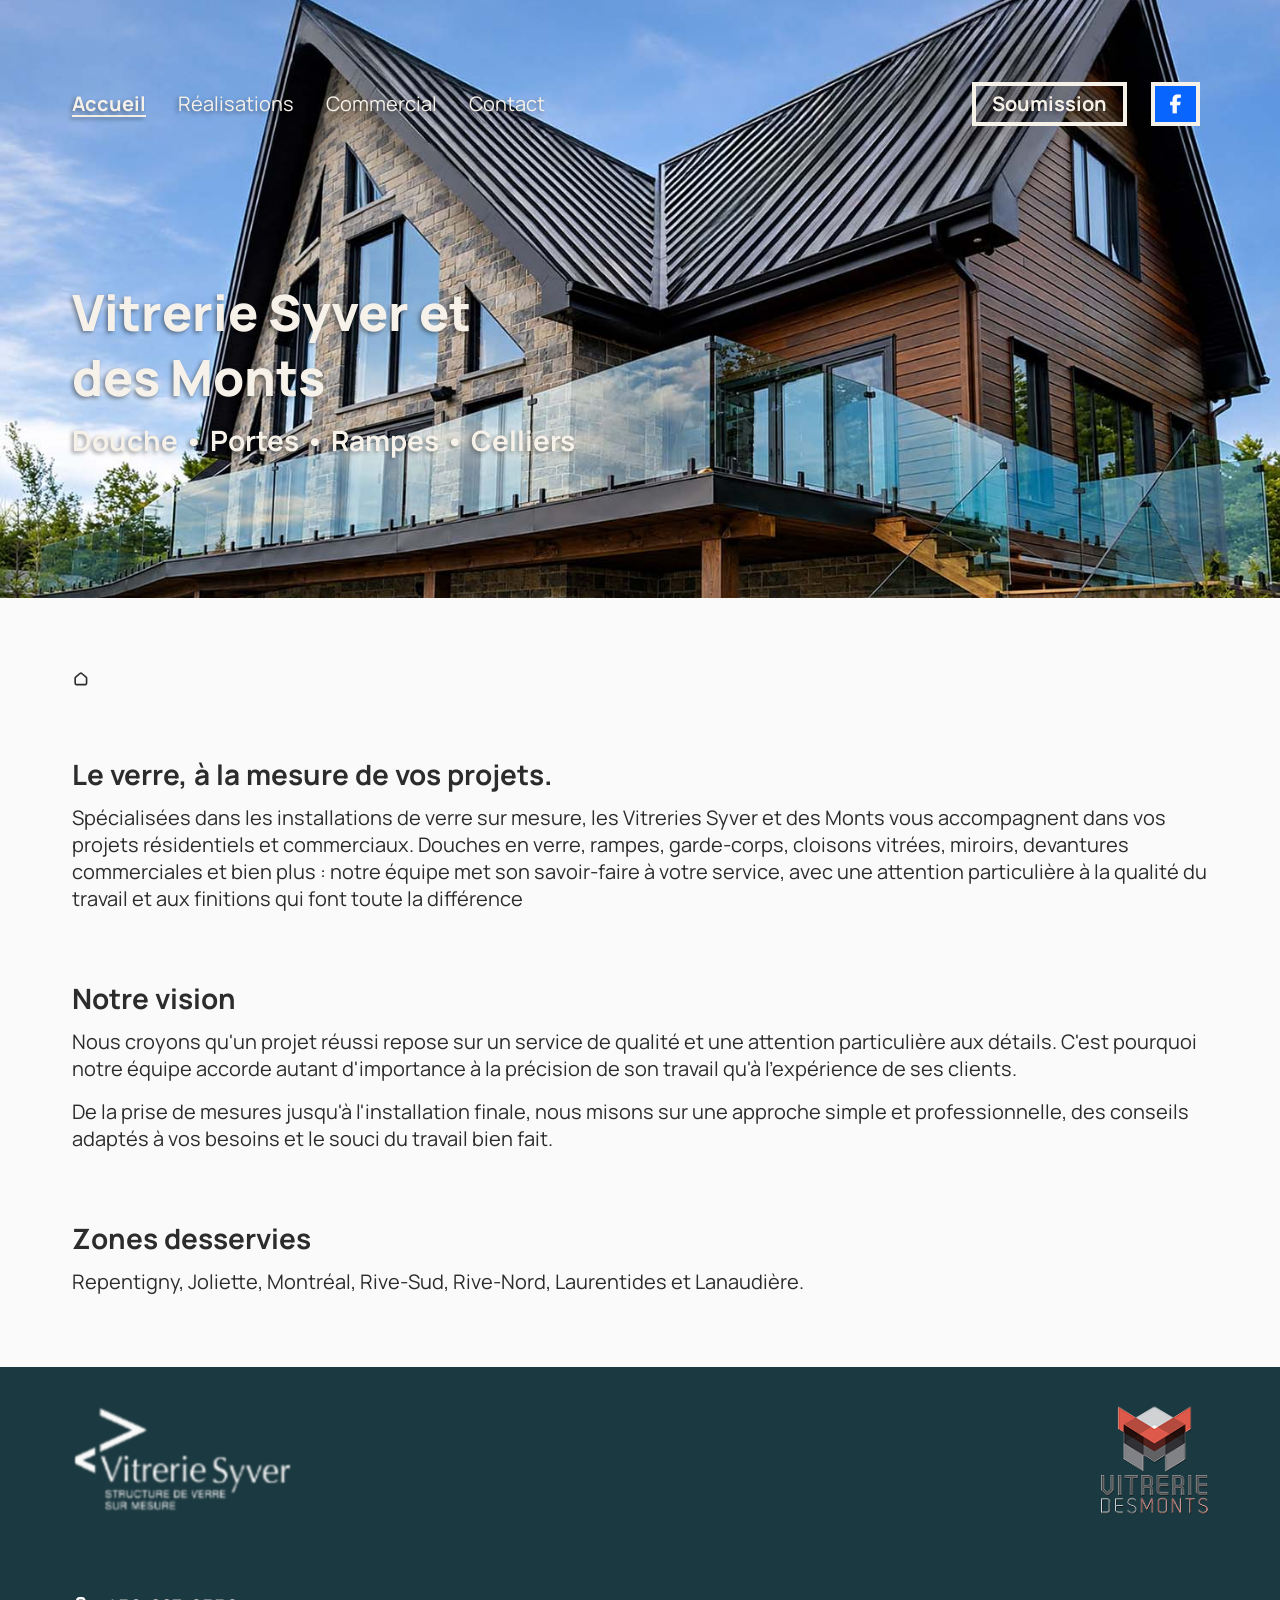
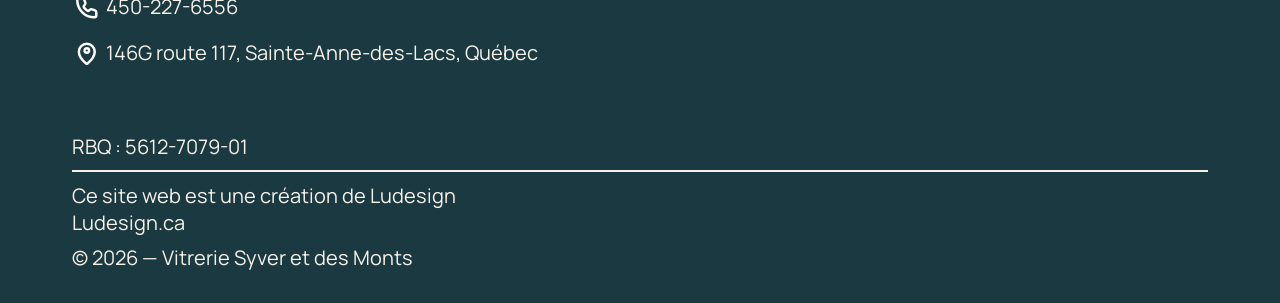
<file: index.html>
<!DOCTYPE html>
<html lang="fr">

<head>
    <meta charset="UTF-8">
    <meta name="viewport" content="width=device-width, initial-scale=1.0">

    <title>Vitrerie Syver et Des Monts</title>
    <meta name="description" content="Vitrerie Syver et des Monts, spécialiste en vitrerie sur mesure. Douches, cloisons, portes, rampes et garde-corps en verre pour vos projets résidentiels et commerciaux.
        ">

    <link rel="stylesheet" href="/css/style.css">
    <link rel="stylesheet" href="css/pages/accueil.css">
    <link rel="shortcut icon" href="/images/logo/icon.png" type="image/png">
</head>

<body>
    <header>
        <nav>
            <ul>
                <button id="menu-button"><img src="/images/icons/menu.svg" alt="Menu"></button>
                <button id="close-menu-button"><img src="/images/icons/close.svg" alt="Fermer"></button>

                <li class="active"><a href="/">Accueil</a></li>
                <li><a href="/realisations/">Réalisations</a></li>
                <li><a href="/commercial/">Commercial</a></li>
                <li><a href="/contact/">Contact</a></li>
                <li class="soumission"><a href="/soumission/">Soumission</a></li>
                <li class="facebook"><a href="https://www.facebook.com/Vitrerie.Syver/"><img
                            src="/images/logo/logo-facebook.svg" alt="Facebook"></a></li>
            </ul>
        </nav>

        <div class="title">
            <h1>Vitrerie Syver et<br>des Monts</h1>
            <h2>Douche • Portes • Rampes • Celliers</h2>
        </div>
    </header>

    <main>
        <p class="breadcrumb-navigation"><a href="/"><img src="/images/icons/home.svg" alt="Accueil"></a></p>

        <section id="introduction">
            <h2>Le verre, à la mesure de vos projets.</h2>

            <p>Spécialisées dans les installations de verre sur mesure, les Vitreries Syver et des Monts vous
                accompagnent dans vos projets résidentiels et commerciaux.

                Douches en verre, rampes, garde-corps, cloisons vitrées, miroirs, devantures commerciales et bien plus :
                notre équipe met son savoir-faire à votre service, avec une attention particulière à la qualité du
                travail et aux finitions qui font toute la différence
            </p>
        </section>

        <section id="vision">
            <h2>Notre vision</h2>

            <p>
                Nous croyons qu'un projet réussi repose sur un service de qualité et une attention particulière aux
                détails.
                C'est pourquoi notre équipe accorde autant d'importance à la précision de son travail qu'à l'expérience
                de
                ses clients.
            </p>

            <p>
                De la prise de mesures jusqu'à l'installation finale, nous misons sur une approche simple et
                professionnelle, des conseils adaptés à vos besoins et le souci du travail bien fait.
            </p>
        </section>

        <section id="zone-desservies">
            <h2>Zones desservies</h2>
            <p>Repentigny, Joliette, Montréal, Rive-Sud, Rive-Nord, Laurentides et Lanaudière.</p>
        </section>

    </main>

    <footer>
        <div class="logos-container">
            <img src="/images/logo/logo-vitrerie-syver-blanc.png" alt="Logo Vitrerie Syver">
            <img src="/images/logo/logo-vitrerie-des-monts.png" alt="Logo Vitrerie des Monts">
        </div>
        <section id="contact">
            <address>
                <p>
                    <img src="images/icons/phone.svg" alt="Téléphone">
                    <a href="tel:4502276556">450-227-6556</a>
                </p>

                <p>
                    <img src="images/icons/pin.svg" alt="" aria-hidden="true">
                    <a href="https://www.google.com/maps/search/?api=1&query=146G+route+117%2C+Sainte-Anne-des-Lacs%2C+Québec"
                        target="_blank" rel="noopener noreferrer">
                        146G route 117, Sainte-Anne-des-Lacs, Québec
                    </a>
                </p>
            </address>

            <p class="rbq">RBQ : 5612-7079-01</p>
        </section>

        <section id="mentions">
            <p>Ce site web est une création de Ludesign<br><a href="https://ludesign.ca">Ludesign.ca</a></p>
            <p>&copy; 2026 — Vitrerie Syver et des Monts</p>
        </section>
    </footer>

    <script src="/scripts/main.js" type="module"></script>
</body>

</html>
</file>
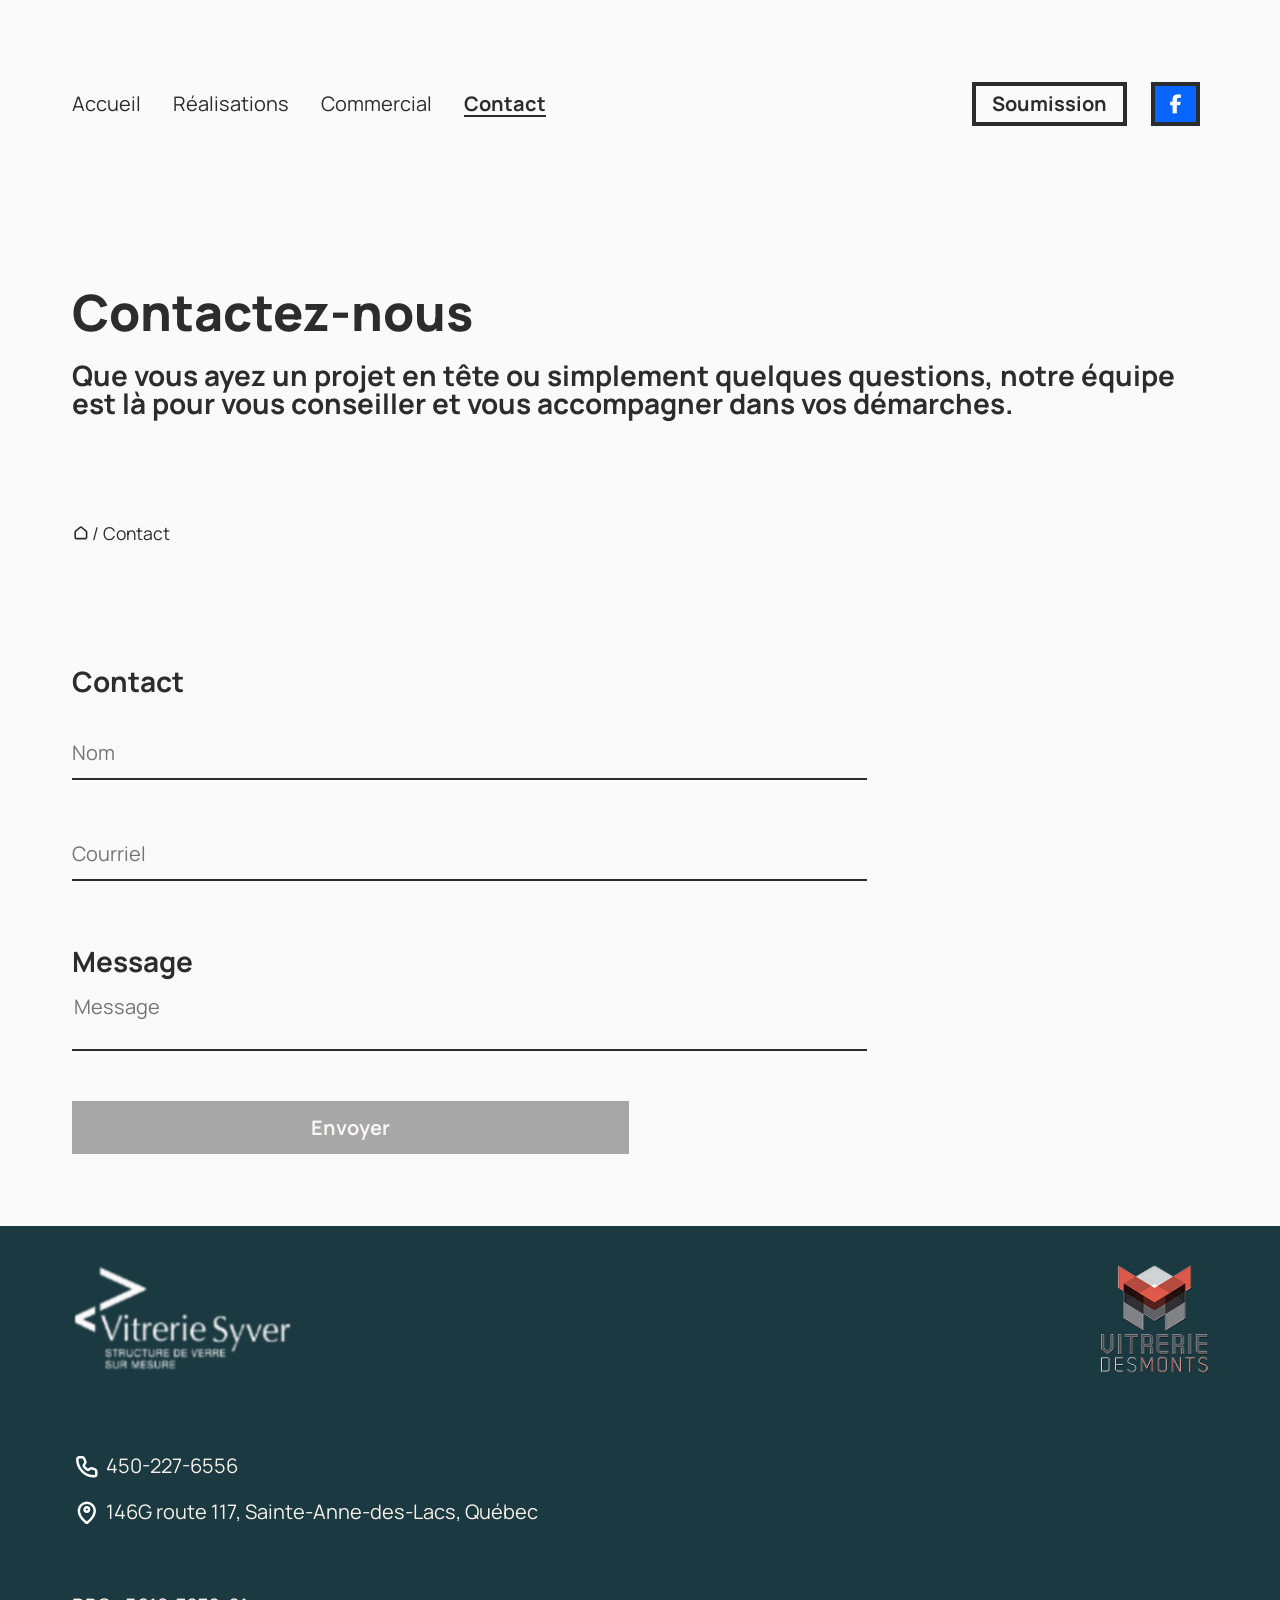
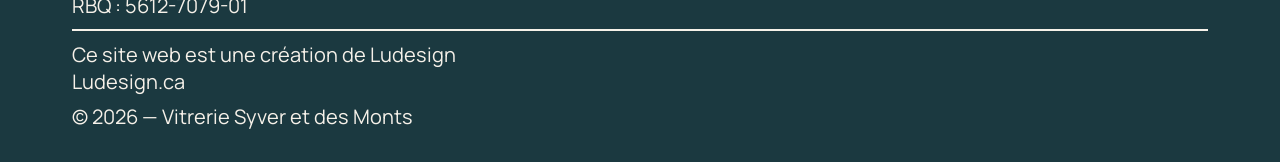
<file: contact/index.html>
<!DOCTYPE html>
<html lang="fr">

<head>
    <meta charset="UTF-8">
    <meta name="viewport" content="width=device-width, initial-scale=1.0">

    <title>Vitrerie Syver et Des Monts | Contact</title>

    <link rel="stylesheet" href="/css/style.css">
    <link rel="stylesheet" href="/css/pages/contact.css">
    <link rel="shortcut icon" href="/images/logo/icon.png" type="image/png">

</head>

<body>
    <header>
        <nav>
            <ul>
                <button id="menu-button"><img src="/images/icons/menu.svg" alt="Menu"></button>
                <button id="close-menu-button"><img src="/images/icons/close.svg" alt="Fermer"></button>

                <li><a href="/">Accueil</a></li>
                <li><a href="/realisations/">Réalisations</a></li>
                <li><a href="/commercial/">Commercial</a></li>
                <li class="active"><a href="/contact/">Contact</a></li>
                <li class="soumission"><a href="/soumission/">Soumission</a></li>
                <li class="facebook"><a href="https://www.facebook.com/Vitrerie.Syver/"><img
                            src="/images/logo/logo-facebook.svg" alt="Facebook"></a></li>
            </ul>
        </nav>

        <div class="title">
            <h1>Contactez-nous</h1>
            <h2>Que vous ayez un projet en tête ou simplement quelques questions, notre équipe est là pour vous
                conseiller et vous accompagner dans vos démarches.</h2>
        </div>
    </header>

    <main>
        <p class="breadcrumb-navigation"><a href="/"><img src="/images/icons/home.svg" alt="Accueil"></a>/ Contact</p>

        <form id="contact-form" action="">
            <section>
                <h2>Contact</h2>

                <div class="input-container">
                    <input type="text" name="nom" id="name" placeholder="Nom">
                </div>

                <div class="input-container">
                    <input type="email" name="courriel" id="email" placeholder="Courriel">
                </div>
            </section>

            <section>
                <h2>Message</h2>

                <textarea name="message" id="message" placeholder="Message"></textarea>
            </section>

            <input class="disabled" type="submit" value="Envoyer">
        </form>
    </main>

    <footer>
        <div class="logos-container">
            <img src="/images/logo/logo-vitrerie-syver-blanc.png" alt="Logo Vitrerie Syver">
            <img src="/images/logo/logo-vitrerie-des-monts.png" alt="Logo Vitrerie des Monts">
        </div>
        <section id="contact">
            <address>
                <p>
                    <img src="/images/icons/phone.svg" alt="Téléphone">
                    <a href="tel:4502276556">450-227-6556</a>
                </p>

                <p>
                    <img src="/images/icons/pin.svg" alt="" aria-hidden="true">
                    <a href="https://www.google.com/maps/search/?api=1&query=146G+route+117%2C+Sainte-Anne-des-Lacs%2C+Québec"
                        target="_blank" rel="noopener noreferrer">
                        146G route 117, Sainte-Anne-des-Lacs, Québec
                    </a>
                </p>
            </address>

            <p class="rbq">RBQ : 5612-7079-01</p>
        </section>

        <section id="mentions">
            <p>Ce site web est une création de Ludesign<br><a href="https://ludesign.ca">Ludesign.ca</a></p>
            <p>&copy; 2026 — Vitrerie Syver et des Monts</p>
        </section>
    </footer>
    <script src="/scripts/main.js" type="module"></script>
    <script src="/scripts/form/contact-form.js" type="module"></script>
</body>

</html>
</file>
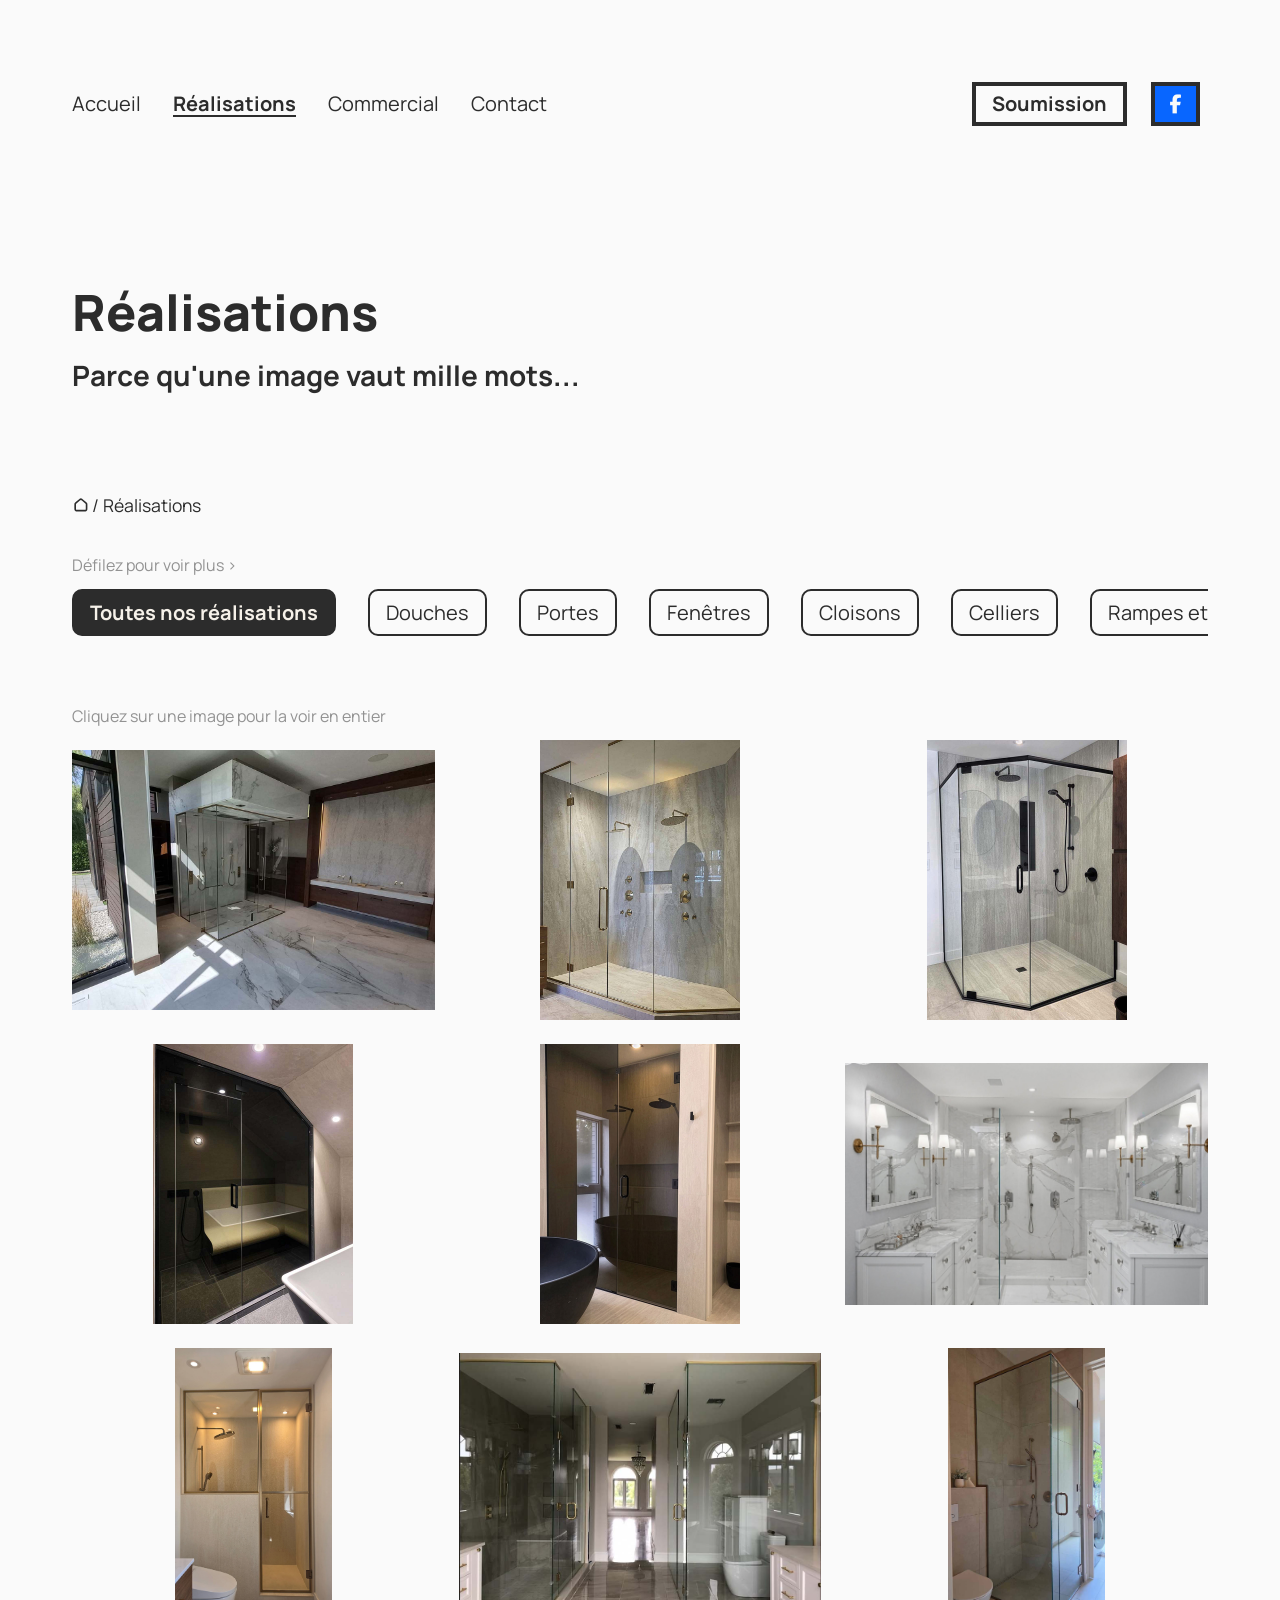
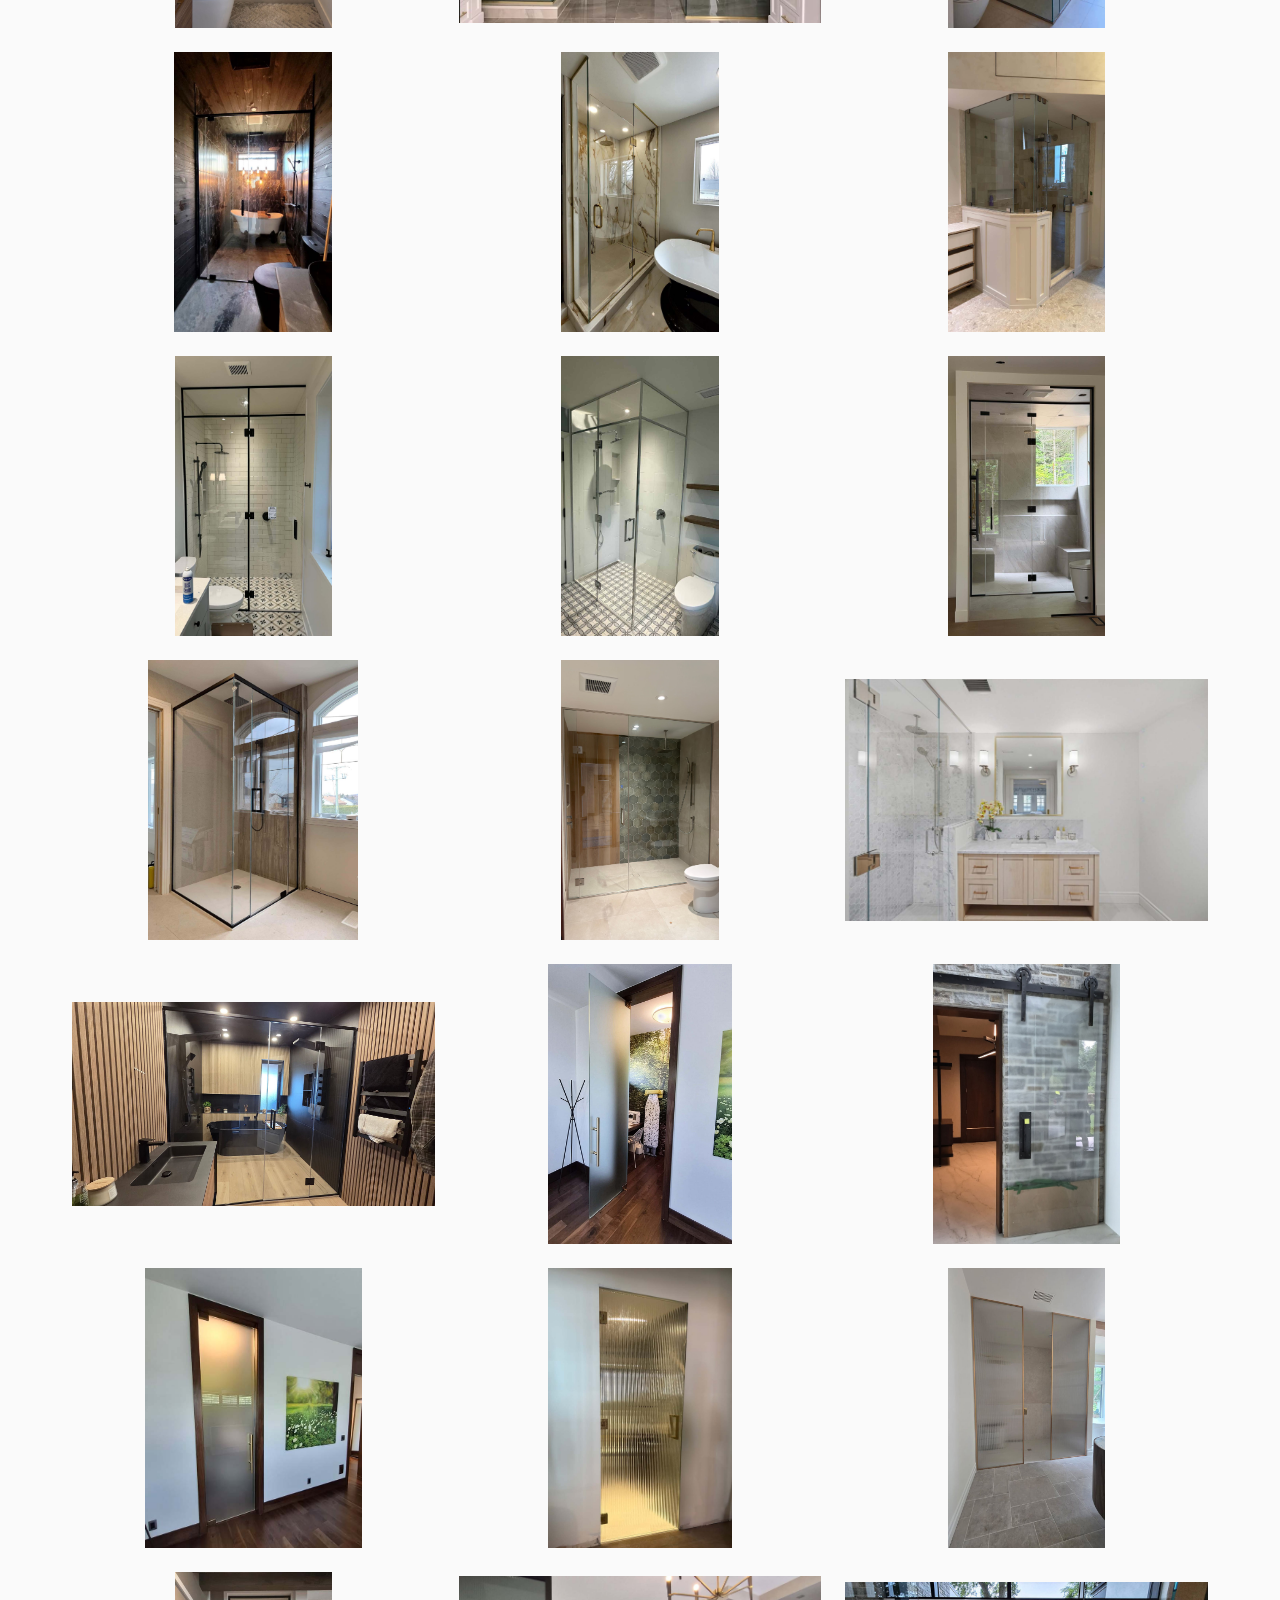
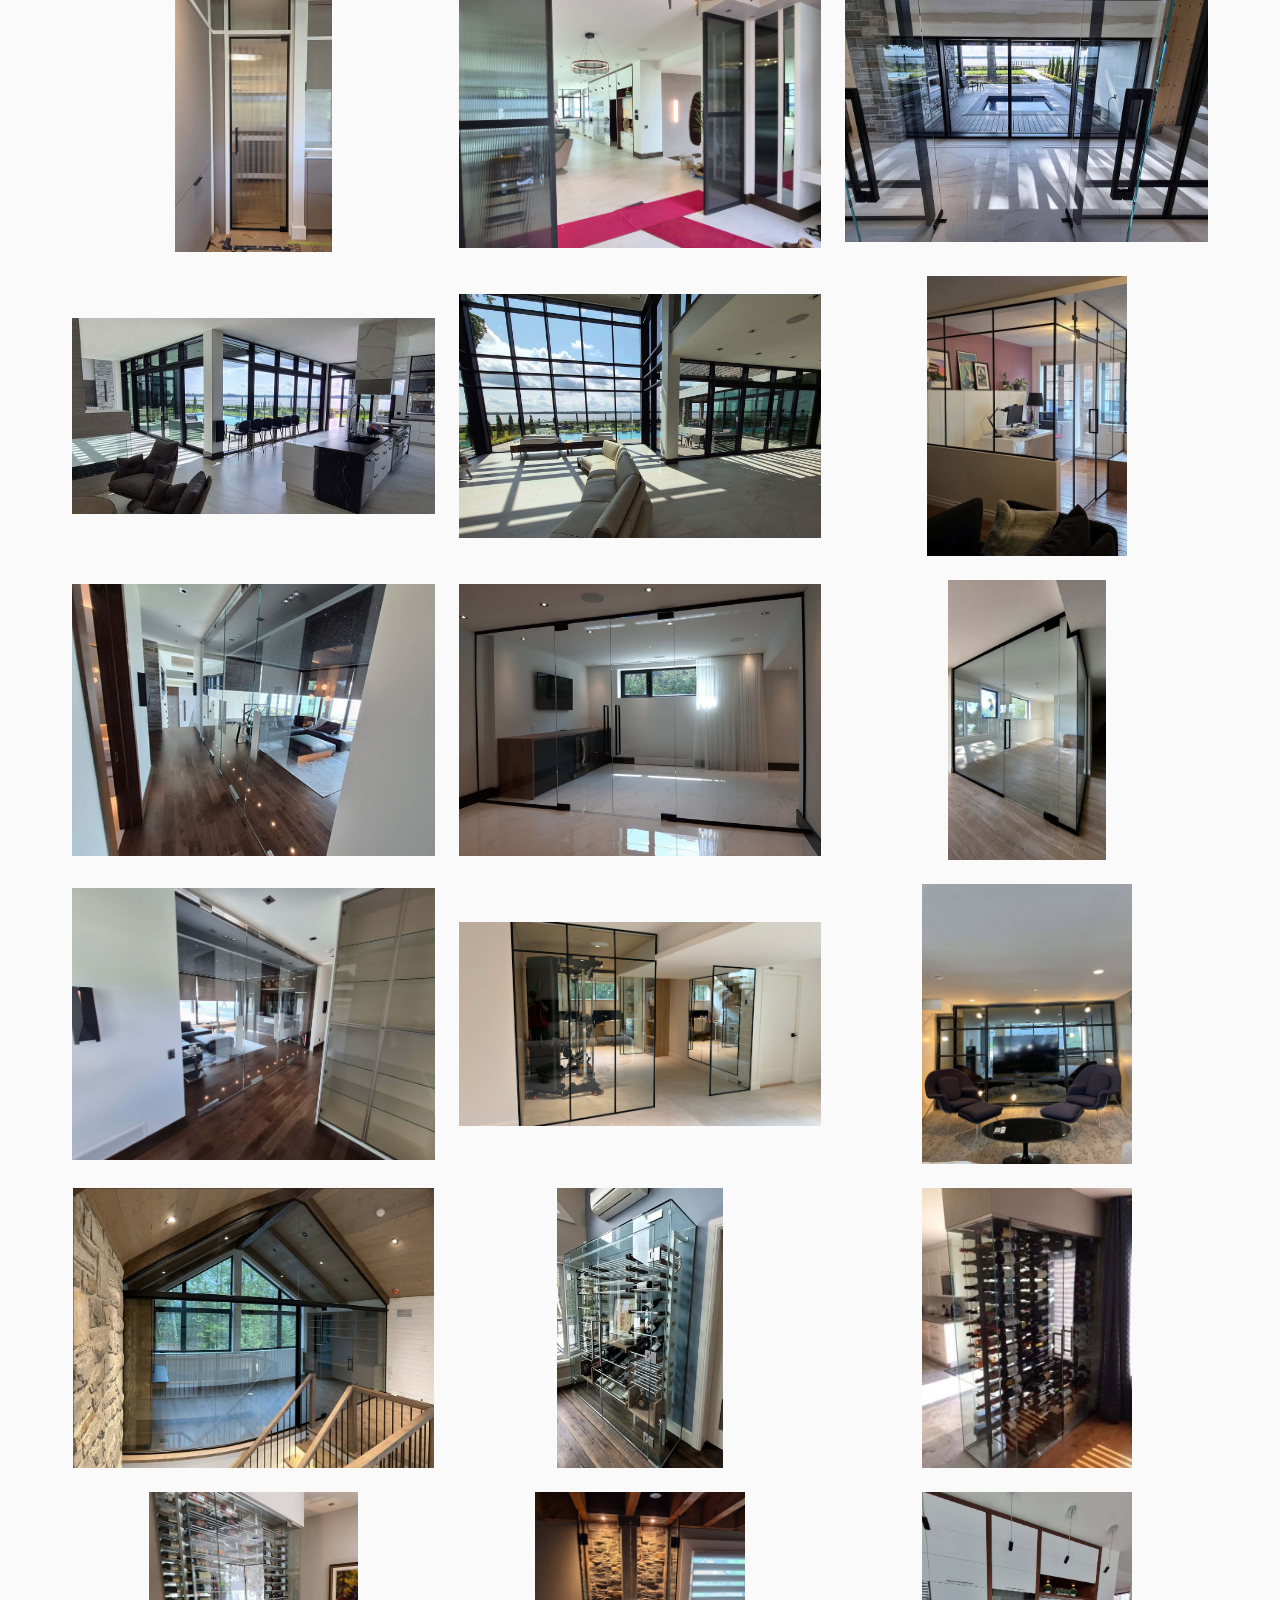
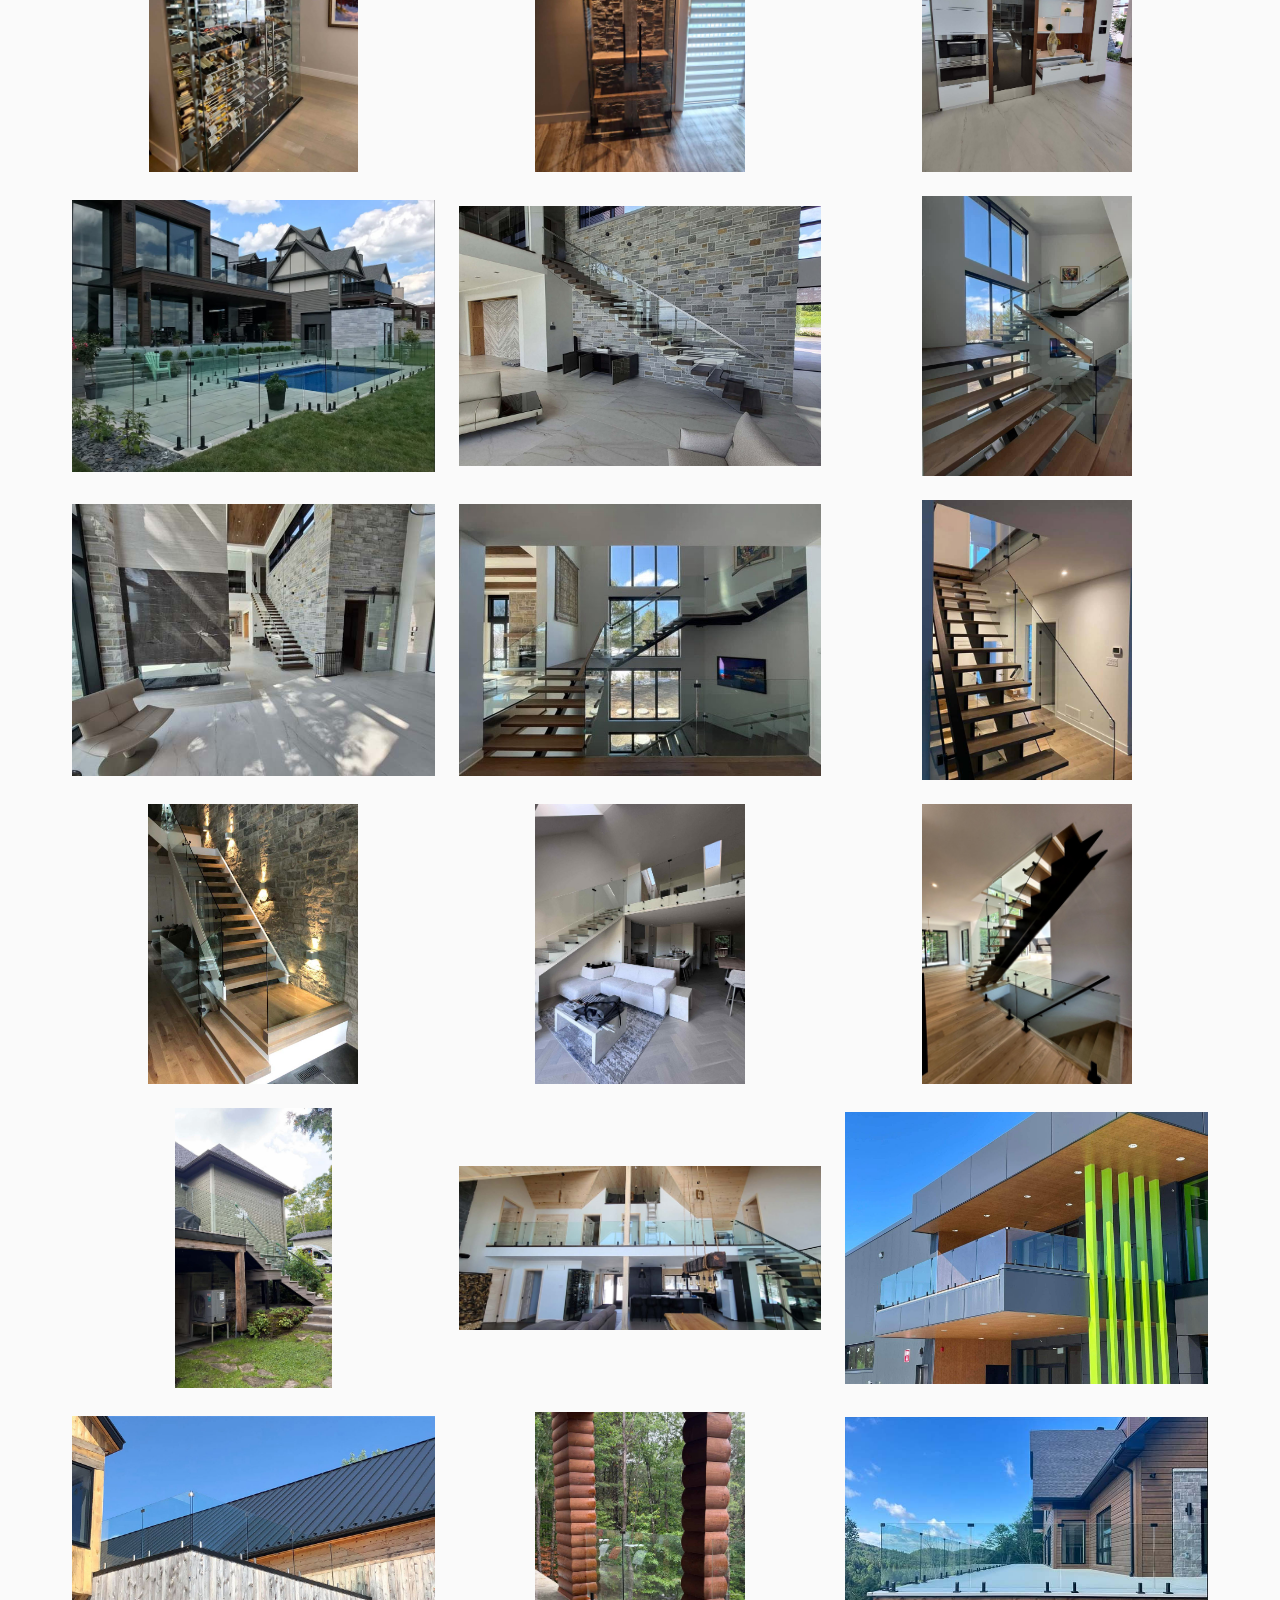
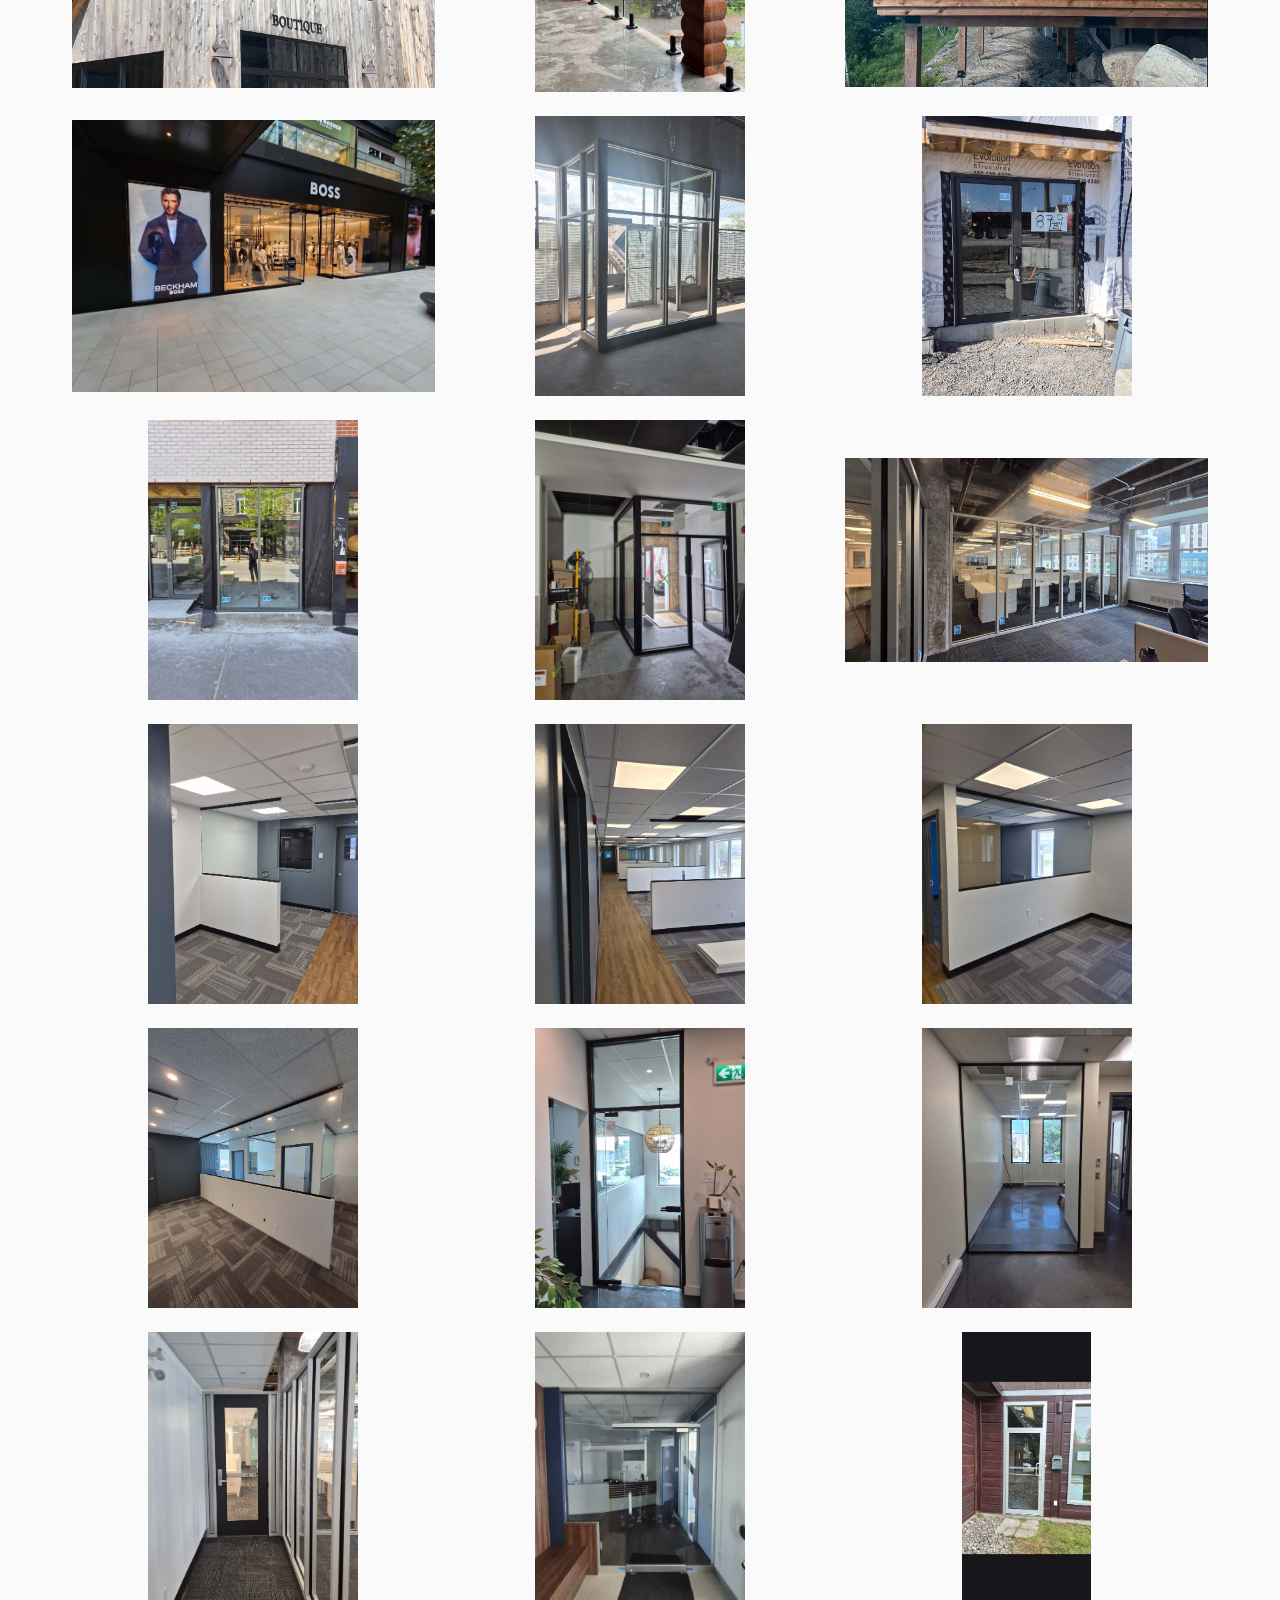
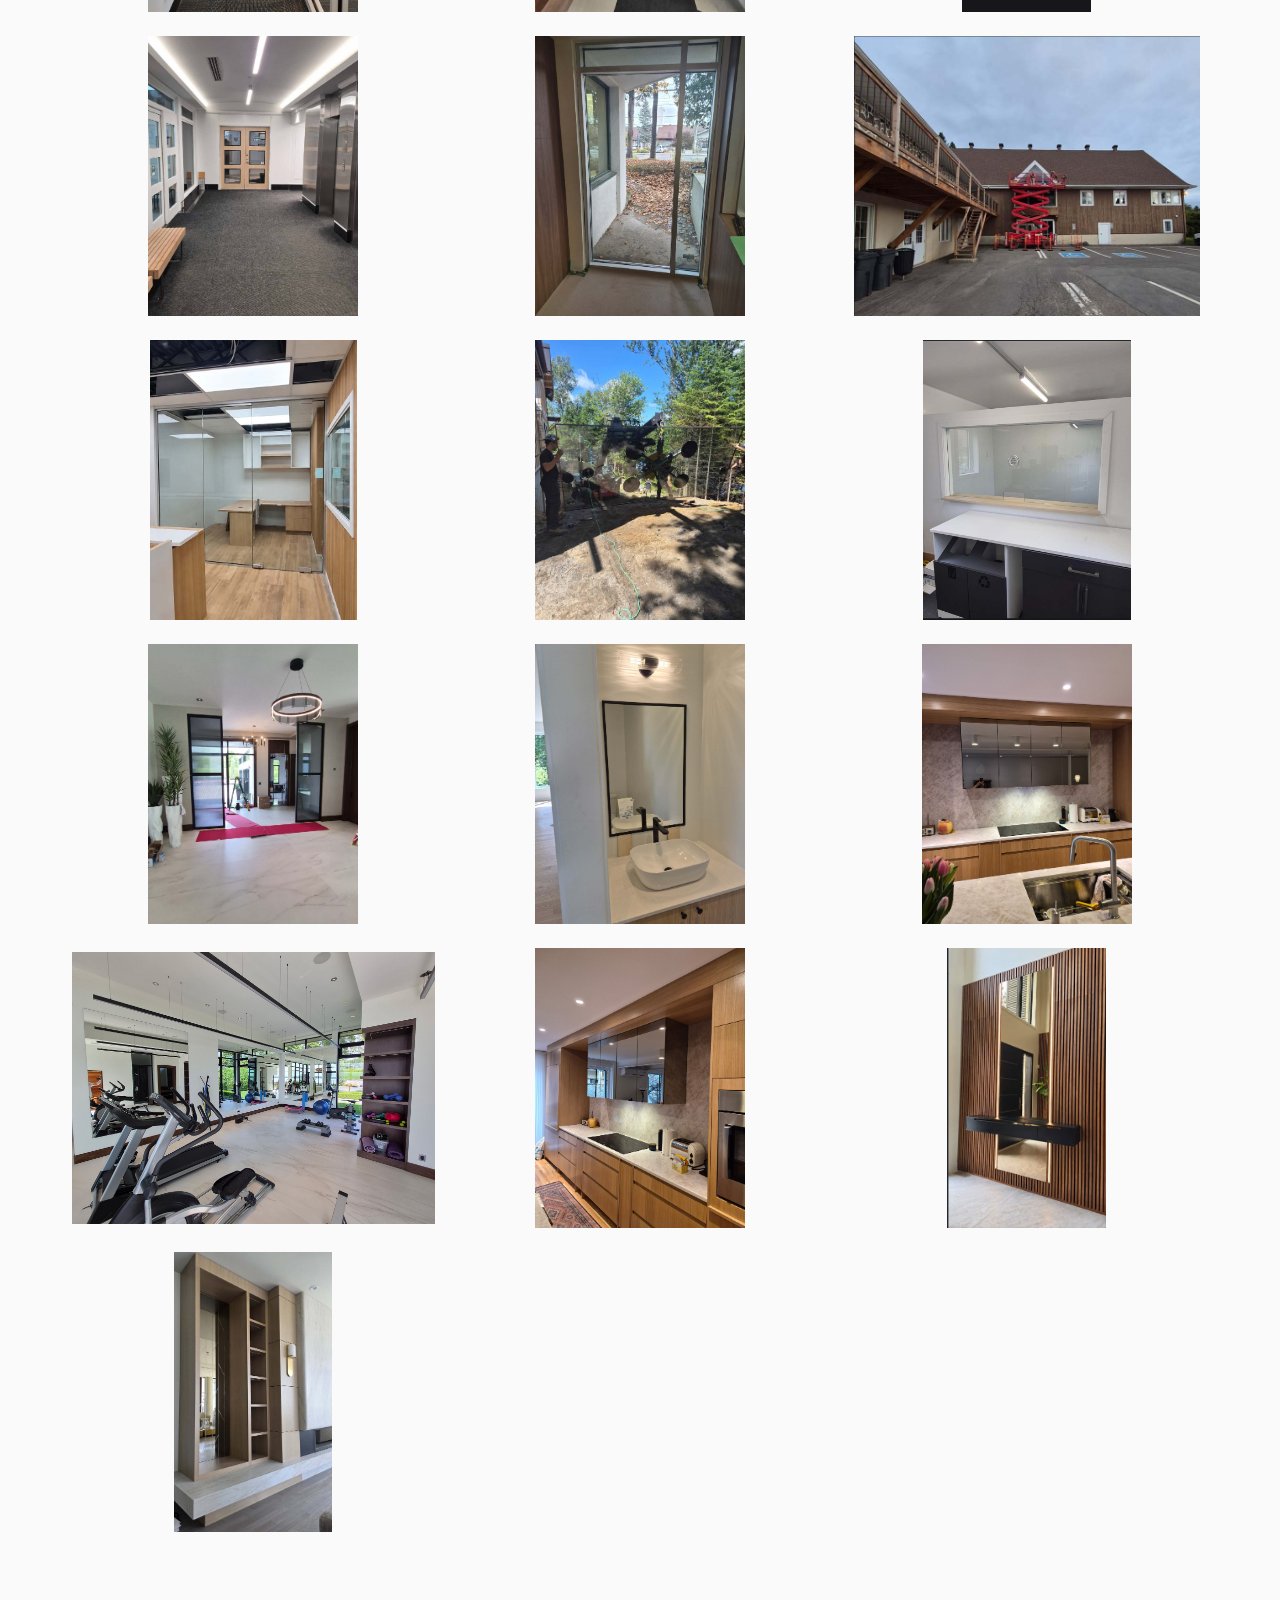
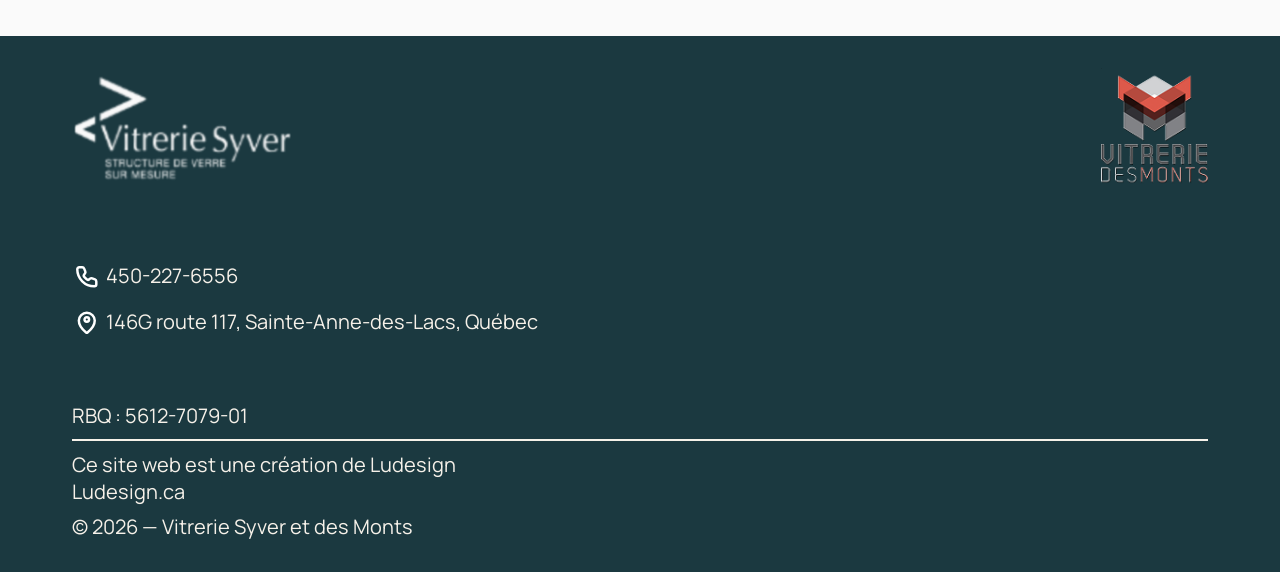
<file: realisations/index.html>
<!DOCTYPE html>
<html lang="fr">

<head>
    <meta charset="UTF-8">
    <meta name="viewport" content="width=device-width, initial-scale=1.0">

    <title>Vitrerie Syver et Des Monts | Réalisations</title>

    <link rel="stylesheet" href="/css/style.css">
    <link rel="stylesheet" href="/css/pages/realisations.css">
    <link rel="shortcut icon" href="/images/logo/icon.png" type="image/png">

</head>

<body>
    <header>
        <nav>
            <ul>
                <button id="menu-button"><img src="/images/icons/menu.svg" alt="Menu"></button>
                <button id="close-menu-button"><img src="/images/icons/close.svg" alt="Fermer"></button>

                <li><a href="/">Accueil</a></li>
                <li class="active"><a href="/realisations/">Réalisations</a></li>
                <li><a href="/commercial/">Commercial</a></li>
                <li><a href="/contact/">Contact</a></li>
                <li class="soumission"><a href="/soumission/">Soumission</a></li>
                <li class="facebook"><a href="https://www.facebook.com/Vitrerie.Syver/"><img
                            src="/images/logo/logo-facebook.svg" alt="Facebook"></a></li>
            </ul>
        </nav>

        <div class="title">
            <h1>Réalisations</h1>
            <h2>Parce qu'une image vaut mille mots...</h2>
        </div>
    </header>

    <main>
        <p class="breadcrumb-navigation"><a href="/"><img src="/images/icons/home.svg" alt="Accueil"></a> / Réalisations</p>

        <div class="buttons" id="buttons">
        </div>

        <div class="images-grid" id="images-grid">

        </div>
    </main>

    <footer>
        <div class="logos-container">
            <img src="/images/logo/logo-vitrerie-syver-blanc.png" alt="Logo Vitrerie Syver">
            <img src="/images/logo/logo-vitrerie-des-monts.png" alt="Logo Vitrerie des Monts">
        </div>
        <section id="contact">
            <address>
                <p>
                    <img src="/images/icons/phone.svg" alt="Téléphone">
                    <a href="tel:4502276556">450-227-6556</a>
                </p>

                <p>
                    <img src="/images/icons/pin.svg" alt="" aria-hidden="true">
                    <a href="https://www.google.com/maps/search/?api=1&query=146G+route+117%2C+Sainte-Anne-des-Lacs%2C+Québec"
                        target="_blank" rel="noopener noreferrer">
                        146G route 117, Sainte-Anne-des-Lacs, Québec
                    </a>
                </p>
            </address>

            <p class="rbq">RBQ : 5612-7079-01</p>
        </section>

        <section id="mentions">
            <p>Ce site web est une création de Ludesign<br><a href="https://ludesign.ca">Ludesign.ca</a></p>
            <p>&copy; 2026 — Vitrerie Syver et des Monts</p>
        </section>
    </footer>

    <div id="image-overlay"></div>

    <script src="/scripts/realisations.js" type="module"></script>
    <script src="/scripts/main.js" type="module"></script>
</body>

</html>
</file>
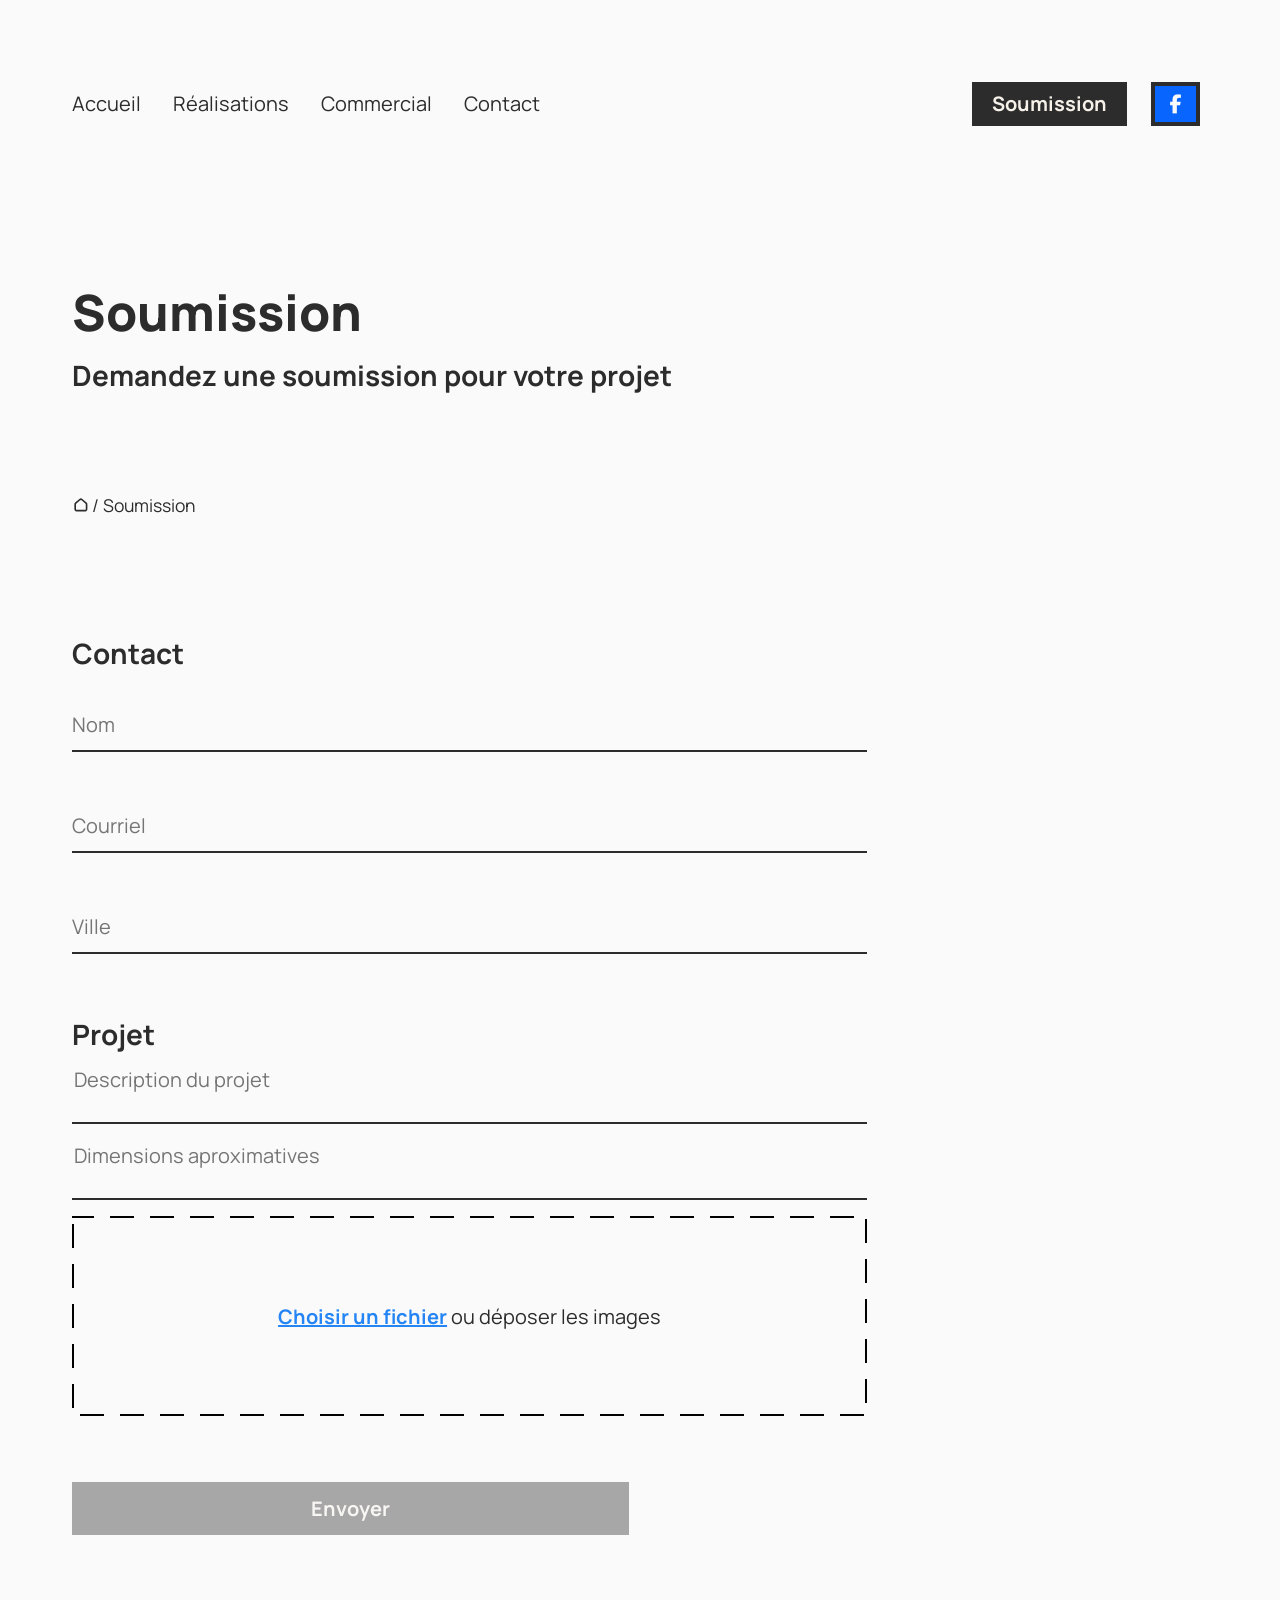
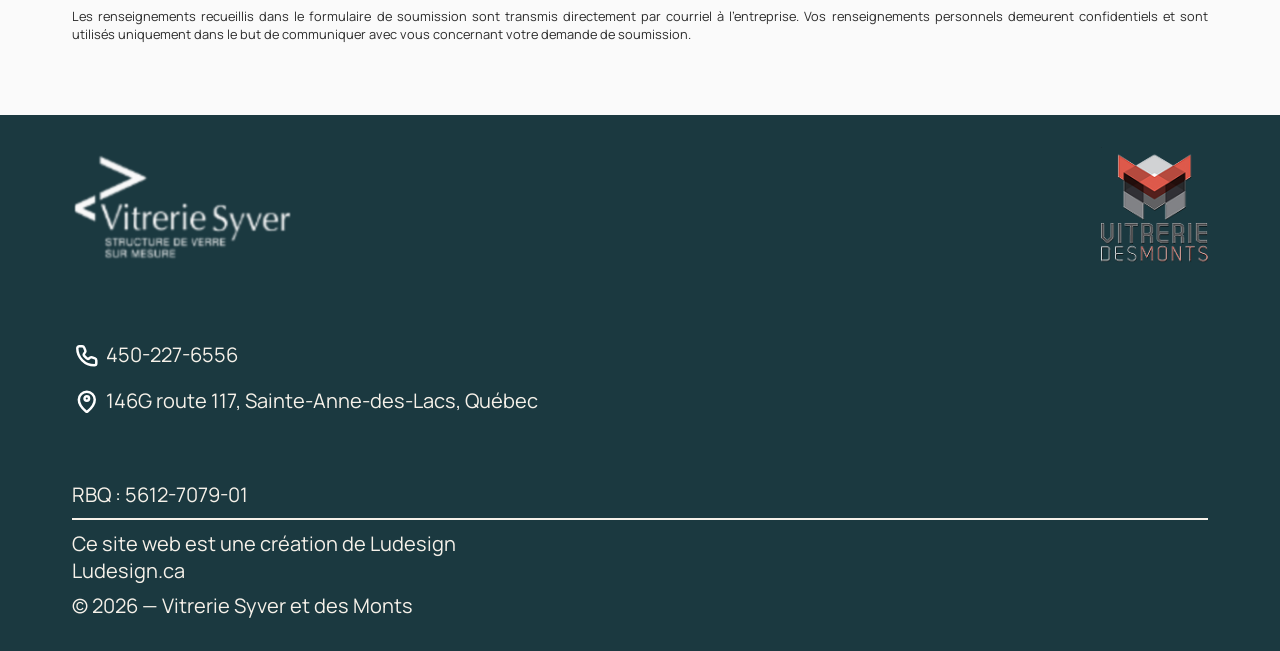
<file: soumission/index.html>
<!DOCTYPE html>
<html lang="fr">

<head>
    <meta charset="UTF-8">
    <meta name="viewport" content="width=device-width, initial-scale=1.0">

    <title>Vitrerie Syver et Des Monts | Soumission</title>

    <link rel="stylesheet" href="/css/style.css">
    <link rel="stylesheet" href="/css/pages/soumission.css">
    <link rel="shortcut icon" href="/images/logo/icon.png" type="image/png">

</head>

<body>
    <header>
        <nav>
            <ul>
                <button id="menu-button"><img src="/images/icons/menu.svg" alt="Menu"></button>
                <button id="close-menu-button"><img src="/images/icons/close.svg" alt="Fermer"></button>

                <li><a href="/">Accueil</a></li>
                <li><a href="/realisations/">Réalisations</a></li>
                <li><a href="/commercial/">Commercial</a></li>
                <li><a href="/contact/">Contact</a></li>
                <li class="soumission active"><a href="/soumission/">Soumission</a></li>
                <li class="facebook"><a href="https://www.facebook.com/Vitrerie.Syver/"><img
                            src="/images/logo/logo-facebook.svg" alt="Facebook"></a></li>
            </ul>
        </nav>

        <div class="title">
            <h1>Soumission</h1>
            <h2>Demandez une soumission pour votre projet</h2>
        </div>
    </header>

    <main>
        <p class="breadcrumb-navigation"><a href="/"><img src="/images/icons/home.svg" alt="Accueil"></a>/ Soumission
        </p>

        <form id="soumission-form" action="">
            <section>
                <h2>Contact</h2>

                <div class="input-container">
                    <input type="text" name="nom" id="name" placeholder="Nom">
                </div>

                <div class="input-container">
                    <input type="email" name="courriel" id="email" placeholder="Courriel">
                </div>

                <div class="input-container">
                    <input type="text" name="ville" id="city" placeholder="Ville">
                </div>
            </section>

            <section>
                <h2>Projet</h2>

                <textarea name="description-du-projet" id="project-description"
                    placeholder="Description du projet"></textarea>
                <textarea name="dimensions" id="project-dimensions" placeholder="Dimensions aproximatives"></textarea>

                <label id="drop-zone">
                    <p><span>Choisir un fichier</span> ou déposer les images</p>
                    <input type="file" id="file-input" multiple accept="image/*" />
                </label>

                <ul id="preview"></ul>
            </section>

            <input class="disabled" type="submit" value="Envoyer">
        </form>

        <p class="disclaimer">Les renseignements recueillis dans le formulaire de soumission sont transmis directement
            par courriel à l’entreprise. <span class="highlight">Vos renseignements personnels demeurent
                confidentiels</span> et <span class="highlight">
                sont utilisés
                uniquement dans le but de communiquer avec vous
            </span> concernant votre demande de soumission.</p>
    </main>

    <footer>
        <div class="logos-container">
            <img src="/images/logo/logo-vitrerie-syver-blanc.png" alt="Logo Vitrerie Syver">
            <img src="/images/logo/logo-vitrerie-des-monts.png" alt="Logo Vitrerie des Monts">
        </div>
        <section id="contact">
            <address>
                <p>
                    <img src="/images/icons/phone.svg" alt="Téléphone">
                    <a href="tel:4502276556">450-227-6556</a>
                </p>

                <p>
                    <img src="/images/icons/pin.svg" alt="" aria-hidden="true">
                    <a href="https://www.google.com/maps/search/?api=1&query=146G+route+117%2C+Sainte-Anne-des-Lacs%2C+Québec"
                        target="_blank" rel="noopener noreferrer">
                        146G route 117, Sainte-Anne-des-Lacs, Québec
                    </a>
                </p>
            </address>

            <p class="rbq">RBQ : 5612-7079-01</p>
        </section>

        <section id="mentions">
            <p>Ce site web est une création de Ludesign<br><a href="https://ludesign.ca">Ludesign.ca</a></p>
            <p>&copy; 2026 — Vitrerie Syver et des Monts</p>
        </section>
    </footer>
    <script src="/scripts/main.js" type="module"></script>
    <script src="/scripts/form/soumission-form.js" type="module"></script>
</body>

</html>
</file>
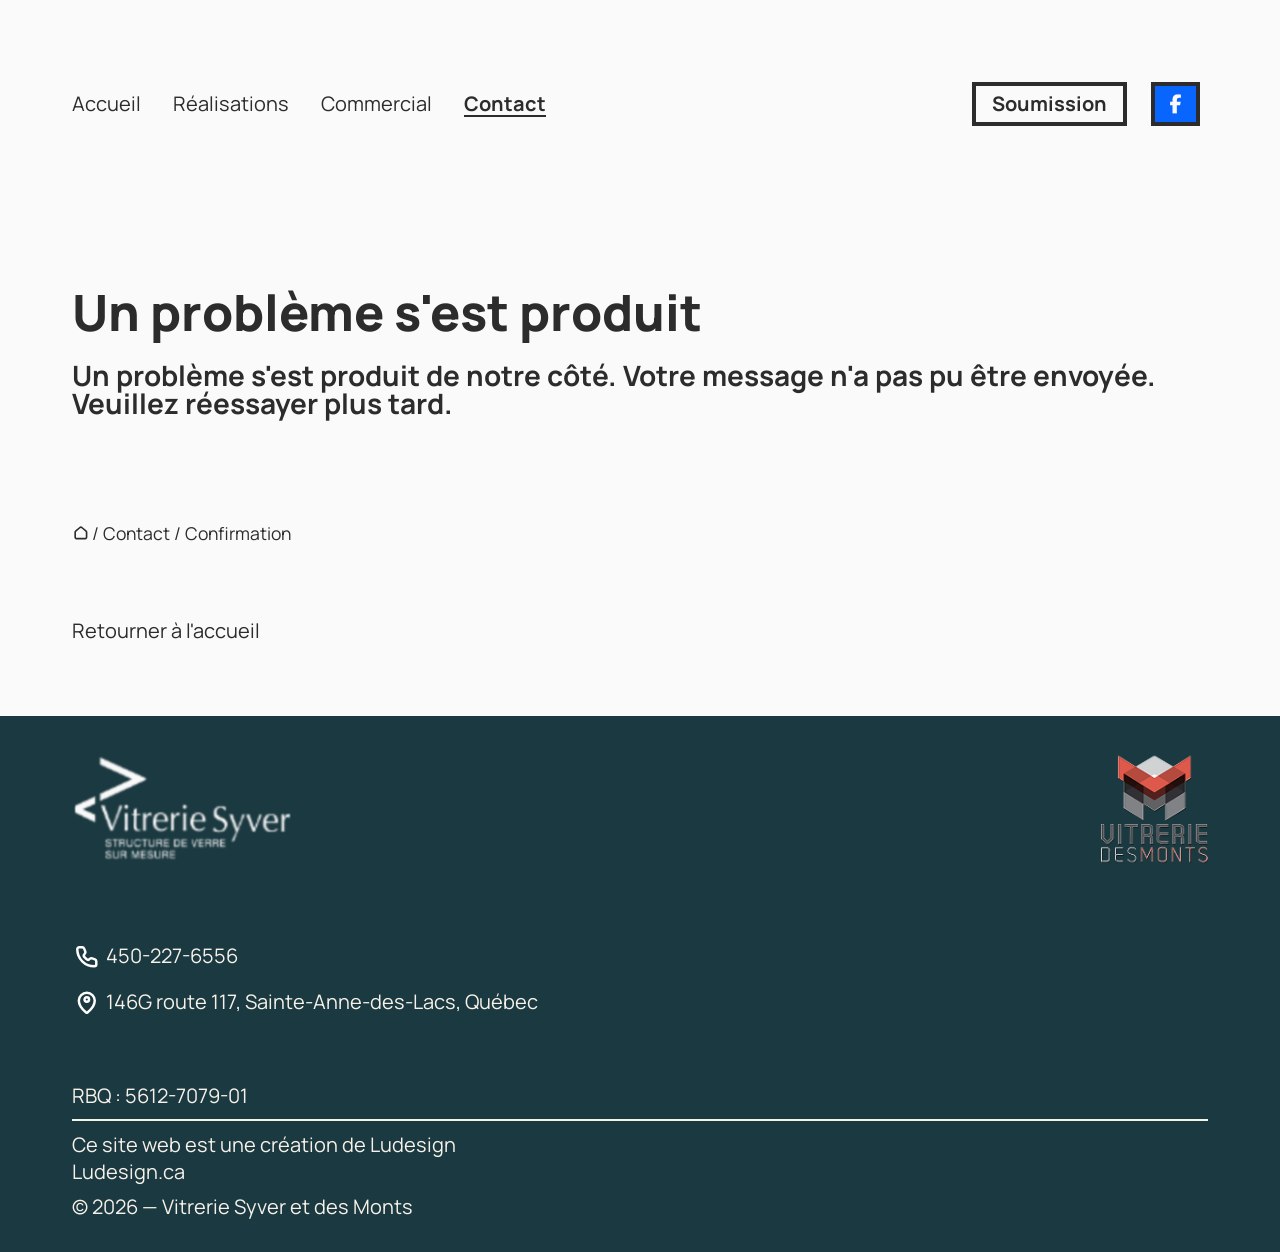
<file: contact/confirmation/index.html>
<!DOCTYPE html>
<html lang="fr">

<head>
    <meta charset="UTF-8">
    <meta name="viewport" content="width=device-width, initial-scale=1.0">

    <title>Vitrerie Syver et Des Monts | Contact</title>

    <link rel="stylesheet" href="/css/style.css">
    <link rel="stylesheet" href="/css/pages/contact.css">
    <link rel="shortcut icon" href="/images/logo/icon.png" type="image/png">

</head>

<body>
    <header>
        <nav>
            <ul>
                <button id="menu-button"><img src="/images/icons/menu.svg" alt="Menu"></button>
                <button id="close-menu-button"><img src="/images/icons/close.svg" alt="Fermer"></button>

                <li><a href="/">Accueil</a></li>
                <li><a href="/realisations/">Réalisations</a></li>
                <li><a href="/commercial/">Commercial</a></li>
                <li class="active"><a href="/contact/">Contact</a></li>
                <li class="soumission"><a href="/soumission/">Soumission</a></li>
                <li class="facebook"><a href="https://www.facebook.com/Vitrerie.Syver/"><img
                            src="/images/logo/logo-facebook.svg" alt="Facebook"></a></li>
            </ul>
        </nav>

        <div class="title">
            <h1></h1>
            <h2></h2>
        </div>
    </header>

    <main>
        <p class="breadcrumb-navigation"><a href="/"><img src="/images/icons/home.svg" alt="Accueil"></a>/ Contact /
            Confirmation
        </p>

        <p><a href="/">Retourner à l'accueil</a></p>
    </main>

    <footer>
        <div class="logos-container">
            <img src="/images/logo/logo-vitrerie-syver-blanc.png" alt="Logo Vitrerie Syver">
            <img src="/images/logo/logo-vitrerie-des-monts.png" alt="Logo Vitrerie des Monts">
        </div>
        <section id="contact">
            <address>
                <p>
                    <img src="/images/icons/phone.svg" alt="Téléphone">
                    <a href="tel:4502276556">450-227-6556</a>
                </p>

                <p>
                    <img src="/images/icons/pin.svg" alt="" aria-hidden="true">
                    <a href="https://www.google.com/maps/search/?api=1&query=146G+route+117%2C+Sainte-Anne-des-Lacs%2C+Québec"
                        target="_blank" rel="noopener noreferrer">
                        146G route 117, Sainte-Anne-des-Lacs, Québec
                    </a>
                </p>
            </address>

            <p class="rbq">RBQ : 5612-7079-01</p>
        </section>

        <section id="mentions">
            <p>Ce site web est une création de Ludesign<br><a href="https://ludesign.ca">Ludesign.ca</a></p>
            <p>&copy; 2026 — Vitrerie Syver et des Monts</p>
        </section>
    </footer>

    <script src="/scripts/main.js" type="module"></script>
    <script src="/scripts/form/form-confirmation.js" type="module"></script>
</body>

</html>
</file>
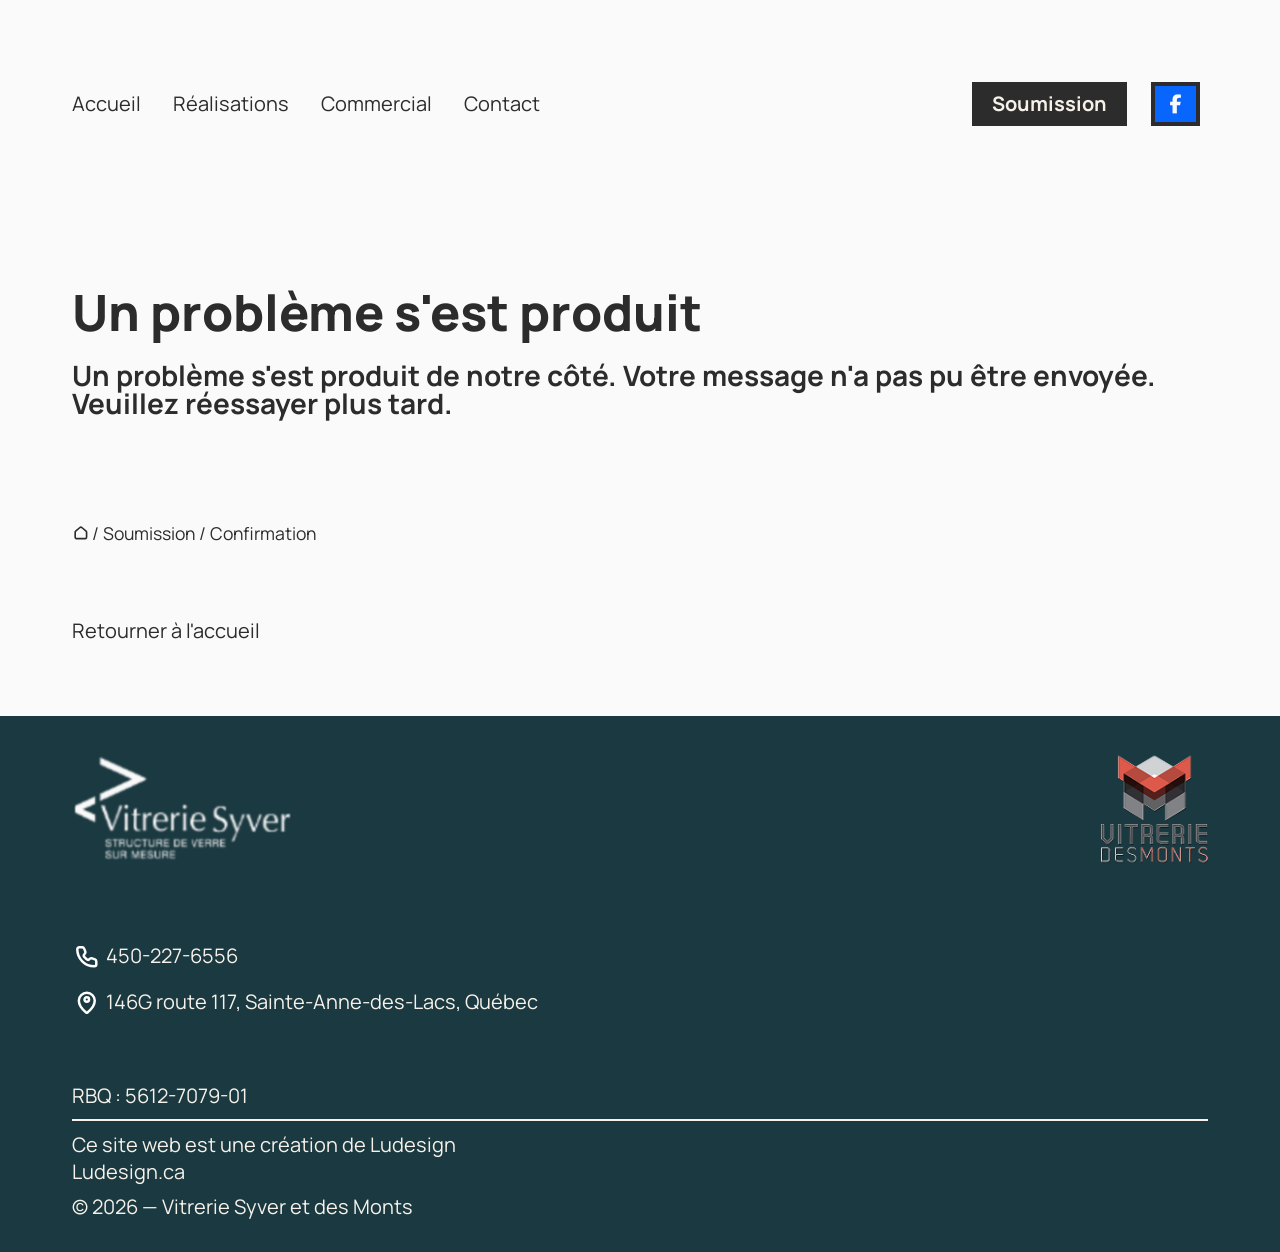
<file: soumission/confirmation/index.html>
<!DOCTYPE html>
<html lang="fr">

<head>
    <meta charset="UTF-8">
    <meta name="viewport" content="width=device-width, initial-scale=1.0">

    <title>Vitrerie Syver et Des Monts | Soumission</title>

    <link rel="stylesheet" href="/css/style.css">
    <link rel="stylesheet" href="/css/pages/soumission.css">
    <link rel="shortcut icon" href="/images/logo/icon.png" type="image/png">

</head>

<body>
    <header>
        <nav>
            <ul>
                <button id="menu-button"><img src="/images/icons/menu.svg" alt="Menu"></button>
                <button id="close-menu-button"><img src="/images/icons/close.svg" alt="Fermer"></button>

                <li><a href="/">Accueil</a></li>
                <li><a href="/realisations/">Réalisations</a></li>
                <li><a href="/commercial/">Commercial</a></li>
                <li><a href="/contact/">Contact</a></li>
                <li class="soumission active"><a href="/soumission/">Soumission</a></li>
                <li class="facebook"><a href="https://www.facebook.com/Vitrerie.Syver/"><img
                            src="/images/logo/logo-facebook.svg" alt="Facebook"></a></li>
            </ul>
        </nav>

        <div class="title">
            <h1></h1>
            <h2></h2>
        </div>
    </header>

    <main>
        <p class="breadcrumb-navigation"><a href="/"><img src="/images/icons/home.svg" alt="Accueil"></a>/ Soumission /
            Confirmation
        </p>

        <p><a href="/">Retourner à l'accueil</a></p>
    </main>

    <footer>
        <div class="logos-container">
            <img src="/images/logo/logo-vitrerie-syver-blanc.png" alt="Logo Vitrerie Syver">
            <img src="/images/logo/logo-vitrerie-des-monts.png" alt="Logo Vitrerie des Monts">
        </div>
        <section id="contact">
            <address>
                <p>
                    <img src="/images/icons/phone.svg" alt="Téléphone">
                    <a href="tel:4502276556">450-227-6556</a>
                </p>

                <p>
                    <img src="/images/icons/pin.svg" alt="" aria-hidden="true">
                    <a href="https://www.google.com/maps/search/?api=1&query=146G+route+117%2C+Sainte-Anne-des-Lacs%2C+Québec"
                        target="_blank" rel="noopener noreferrer">
                        146G route 117, Sainte-Anne-des-Lacs, Québec
                    </a>
                </p>
            </address>

            <p class="rbq">RBQ : 5612-7079-01</p>
        </section>

        <section id="mentions">
            <p>Ce site web est une création de Ludesign<br><a href="https://ludesign.ca">Ludesign.ca</a></p>
            <p>&copy; 2026 — Vitrerie Syver et des Monts</p>
        </section>
    </footer>

    <script src="/scripts/main.js" type="module"></script>
    <script src="/scripts/form/form-confirmation.js" type="module"></script>
</body>

</html>
</file>
<file: css/style.css>
@import url('https://fonts.googleapis.com/css2?family=Manrope:wght@200..800&family=Poppins:ital,wght@0,100;0,200;0,300;0,400;0,500;0,600;0,700;0,800;0,900;1,100;1,200;1,300;1,400;1,500;1,600;1,700;1,800;1,900&display=swap');

@import url("reset.css");
@import url("variables.css");

@import url("components/header.css");
@import url("components/footer.css");

html,
body {
    background-color: #FAFAFA;

    @media (prefers-color-scheme: dark) {
        background-color: #2C2C2C;
    }
}

/* Fonts */

* {
    /* Font */
    font-family: "Manrope", Arial, Helvetica, sans-serif;
    text-wrap: pretty;
}

h1,
h2,
p,
li {
    /* Font */
    color: var(--MainTextColor);
    letter-spacing: 2%;
}

h1 {
    /* Font */
    font-size: var(--Title);
    font-weight: 800;
}

h2 {
    /* Font */
    font-size: var(--Subtitle);
    font-weight: 700;
}

p,
li {
    /* Font */
    font-size: var(--Body);
}

p {
    line-height: normal;
}

main {
    /* Display, Position, Margin and Padding */
    display: flex;
    flex-direction: column;

    gap: 72px;
    padding: 72px;

    background-color: #FAFAFA;

    @media (prefers-color-scheme: dark) {
        background-color: #2C2C2C;
    }

    .breadcrumb-navigation {
        /* Display, Position, Margin and Padding */
        display: flex;
        flex-direction: row;
        align-items: center;
        gap: 2px;

        /* Font */
        color: var(--MainTextColor);
        font-size: 1.1em;

        cursor: pointer;

        img {
            /* Display, Position, Margin and Padding */
            display: block;
            height: 1em;
            width: auto;

            @media (prefers-color-scheme: dark) {
                filter: brightness(5);
            }

        }

    }

    section {
        /* Display, Position, Margin and Padding */
        display: flex;
        flex-direction: column;
        gap: 16px;
    }

    /* Mobile */
    @media (max-width: 900px) {
        padding: 32px;
    }
}

/* Reduced Motion */
@media (prefers-reduced-motion: reduce) {
    * {
        animation: none !important;
    }
}
</file>
<file: css/pages/accueil.css>
body>header {
    /* Display, Position, Margin and Padding */
    padding: 72px 72px 144px 72px !important;

    /* Background and border */
    background: url("../../images/hero-background.jpg") center / cover no-repeat;

    /* Font */
    text-shadow: -2px 2px 4px rgb(0, 0, 0, 0.4);

    #menu-button {
        filter: brightness(10) !important;
    }

    * {
        color: var(--SecondaryTextColor);
    }

    @media (prefers-color-scheme: dark) {
        * {
            color: var(--MainTextColor) !important;
        }
    }

    div.title {
        /* Display, Position, Margin and Padding */
        display: flex;
        flex-direction: column;
        gap: 16px;

        h1 {
            /* Font */
            font-size: var(--Title);
            line-height: 1.3;
        }
    }

    li.soumission,
    li.facebook {
        /* Background and border */
        border: 4px solid var(--SecondaryTextColor) !important;

        @media (prefers-color-scheme: dark) {
            border: 4px solid var(--MainTextColor) !important;
        }
    }

    @media (max-width: 900px) {
        /* Display, Position, Margin and Padding */
        padding: 144px 32px 32px 32px !important;
        gap: 144px;
    }
}
</file>
<file: css/pages/contact.css>
form {
    /* Display, Position, Margin and Padding */
    width: 70%;

    @media (max-width: 900px) {
        width: 100%;
    }

    input,
    label,
    p,
    textarea {
        color: var(--MainTextColor);
    }

    section {
        /* Display, Position, Margin and Padding */
        margin: 50px 0;
    }

    input {
        /* Display, Position, Margin and Padding */
        width: 100%;
        padding: 0;
    }

    input[type="text"],
    input[type="email"] {
        /* Display, Position, Margin and Padding */
        margin: 16px 0;
        padding: 12px 0;

        /* Background and border */
        background-color: transparent;
        border-bottom: 2px solid var(--MainTextColor);
        outline: none;

        /* Font */
        font-size: var(--Body);
    }

    #name {
        /* Font */
        text-transform: capitalize;
    }

    textarea {
        /* Font */
        font-size: var(--Body);

        /* Background and border */
        background-color: transparent;
        border: none;
        border-bottom: 2px solid var(--MainTextColor);
        border-radius: 0;
        outline: none;

        resize: none;
    }

    p.message {
        /* Font */
        color: var(--Red);
        font-weight: 500;
        letter-spacing: 2%;
    }

    input.wrong {
        /* Background and border */
        border-bottom-color: var(--Red) !important;
    }

    input[type="submit"] {
        /* Display, Position, Margin and Padding */
        width: 70%;
        padding: 10px 16px;

        @media (max-width: 900px) {
            width: 100%;
            padding: 16px;
        }

        /* Background and border */
        background-color: var(--MainTextColor);
        border: 3px solid var(--MainTextColor);

        /* Font */
        color: var(--SecondaryTextColor);
        font-size: var(--Body);
        font-weight: 700;


        cursor: pointer;

    }

    input[type="submit"].disabled {
        opacity: .4;
        cursor: not-allowed;
    }

}

p.disclaimer {
    text-align: justify;
    width: 100%;
    font-size: 0.8em;
    letter-spacing: normal;
}
</file>
<file: css/pages/realisations.css>
main {
    div.buttons:not(:has(button.active)) {
        button:first-child {
            /* Background and border */
            background-color: var(--MainTextColor);

            /* Font */
            color: var(--SecondaryTextColor);
            font-weight: 700;
        }
    }

    div.buttons::before {
        /* Display, Position, Margin and Padding */
        display: inline;
        z-index: 0;
        position: absolute;
        transform: translateY(calc(-150% - 8px));

        /* Font */
        color: var(--MainTextColor);

        font-size: calc(var(--Body) * 0.8);
        letter-spacing: 2%;
        font-weight: 400;

        opacity: 0.5;
        content: "Défilez pour voir plus >";
    }

    div.images-grid::before {
        /* Display, Position, Margin and Padding */
        display: inline;
        z-index: 0;
        position: absolute;
        transform: translateY(calc(-150% - 8px));

        /* Font */
        color: var(--MainTextColor);

        font-size: calc(var(--Body) * 0.8);
        letter-spacing: 2%;
        font-weight: 400;

        opacity: 0.5;
        content: "Cliquez sur une image pour la voir en entier";
    }

    div.buttons {
        /* Display, Position, Margin and Padding */
        display: flex;
        flex-wrap: nowrap;
        overflow-x: auto;
        gap: 32px;
        -ms-overflow-style: none;

        /* Firefox, Safari, Chrome */
        width: 100%;

        /* Internet Explorer */
        scrollbar-width: none;

        button {
            /* Display, Position, Margin and Padding */
            padding: 8px 16px;

            /* Background and border */
            background-color: #FAFAFA;
            border: 2px solid var(--MainTextColor);
            border-radius: 10px;

            /* Font */
            font-weight: normal;
            font-size: var(--Body);
            color: var(--MainTextColor);

            @media (prefers-color-scheme: dark) {
                color: var(--MainTextColor);
                background-color: var(--SecondaryTextColor);
            }

            scrollbar-color: transparent;
            text-wrap: nowrap;
        }

        button:hover {
            cursor: pointer;
        }

        button.active {
            /* Background and border */
            background-color: var(--MainTextColor);

            /* Font */
            color: var(--SecondaryTextColor);
            font-weight: 700;
        }
    }

    .images-grid {
        display: grid;
        grid-template-columns: repeat(3, minmax(0, 1fr));
        gap: 24px;
        padding: 32px 0;

        img.fullscreen {
            display: block;
            position: fixed;
            top: 50%;
            left: 50%;
            transform: translate(-50%, -50%);

            height: 80vh;
            max-width: 90vw;
            object-fit: contain;

            z-index: 1000;
        }
    }

    .images-grid img {
        width: 100%;
        height: 280px;
        object-fit: contain;
        display: block;
        cursor: pointer;
    }

    /* Tablet */
    @media (max-width: 900px) {
        .images-grid {
            grid-template-columns: repeat(2, minmax(0, 1fr));
            gap: 16px;
        }
    }

    /* Mobile */
    @media (max-width: 550px) {
        .images-grid {
            grid-template-columns: 1fr;
            gap: 16px;
        }

        .images-grid img {
            height: 250px;
        }
    }

}

#image-overlay.active {
    position: fixed;
    inset: 0;
    background: rgba(0, 0, 0, 0.8);
    backdrop-filter: blur(20px);
    -webkit-backdrop-filter: blur(20px);
    z-index: 999;
}

@media (pointer: coarse) {
    img.fullscreen {
        touch-action: pan-y;
        user-select: none;
        -webkit-user-drag: none;
    }
}


/* Fullscreen image swipe animations */

.images-grid img.fullscreen {
    will-change: transform, opacity;
}

.images-grid img.fullscreen.swipe-out-left {
    animation: swipeOutLeft 0.18s ease-in forwards;
}

.images-grid img.fullscreen.swipe-out-right {
    animation: swipeOutRight 0.18s ease-in forwards;
}

.images-grid img.fullscreen.swipe-in-left {
    animation: swipeInLeft 0.22s ease-out;
}

.images-grid img.fullscreen.swipe-in-right {
    animation: swipeInRight 0.22s ease-out;
}

@keyframes swipeOutLeft {
    from {
        transform: translate(-50%, -50%);
        opacity: 1;
    }

    to {
        transform: translate(calc(-50% - 100vw), -50%);
        opacity: 0;
    }
}

@keyframes swipeOutRight {
    from {
        transform: translate(-50%, -50%);
        opacity: 1;
    }

    to {
        transform: translate(calc(-50% + 100vw), -50%);
        opacity: 0;
    }
}

@keyframes swipeInLeft {
    from {
        transform: translate(calc(-50% + 100vw), -50%);
        opacity: 0;
    }

    to {
        transform: translate(-50%, -50%);
        opacity: 1;
    }
}

@keyframes swipeInRight {
    from {
        transform: translate(calc(-50% - 100vw), -50%);
        opacity: 0;
    }

    to {
        transform: translate(-50%, -50%);
        opacity: 1;
    }
}



/* Image follows the finger */

.images-grid img.fullscreen.dragging {
    transition: none !important;
}

/* Smooth snap-back when the swipe is cancelled */

.images-grid img.fullscreen.snapping-back {
    transition: transform 0.25s ease-out;
}
</file>
<file: css/pages/soumission.css>
form {
    /* Display, Position, Margin and Padding */
    width: 70%;

    @media (max-width: 900px) {
        width: 100%;
    }

    input,
    label,
    p,
    textarea {
        color: var(--MainTextColor);
    }

    section {
        /* Display, Position, Margin and Padding */
        margin: 50px 0;
    }

    input {
        /* Display, Position, Margin and Padding */
        width: 100%;
        padding: 0;
    }

    input[type="text"],
    input[type="email"] {
        /* Display, Position, Margin and Padding */
        margin: 16px 0;
        padding: 12px 0;

        /* Background and border */
        background-color: transparent;
        border-bottom: 2px solid var(--MainTextColor);
        outline: none;

        /* Font */
        font-size: var(--Body);
    }

    #name,
    #city {
        /* Font */
        text-transform: capitalize;
    }

    textarea {
        /* Font */
        font-size: var(--Body);

        /* Background and border */
        background-color: transparent;
        border: none;
        border-bottom: 2px solid var(--MainTextColor);
        border-radius: 0;
        outline: none;

        resize: none;
    }

    #drop-zone {
        /* Display, Position, Margin and Padding */
        width: 100%;
        display: flex;
        justify-content: center;
        align-items: center;
        height: 200px;
    
        /* Background and border */
        background-image: url("data:image/svg+xml,%3csvg width='100%25' height='100%25' xmlns='http://www.w3.org/2000/svg'%3e%3crect width='100%25' height='100%25' fill='none' stroke='black' stroke-width='4' stroke-dasharray='20%2c 20' stroke-dashoffset='0' stroke-linecap='square'/%3e%3c/svg%3e");
    
        @media (prefers-color-scheme: dark) {
            background-image: url("data:image/svg+xml,%3csvg width='100%25' height='100%25' xmlns='http://www.w3.org/2000/svg'%3e%3crect width='100%25' height='100%25' fill='none' stroke='white' stroke-width='4' stroke-dasharray='20%2c 20' stroke-dashoffset='0' stroke-linecap='square'/%3e%3c/svg%3e");
    
        }
        cursor: default;
    
        span {
            /* Font */
            color: var(--Blue);
            font-weight: 700;
            text-decoration: underline;
    
            cursor: pointer;
        }
    }
    
    #file-input {
        /* Display, Position, Margin and Padding */
        display: none;
    }
    
    #preview {
        /* Display, Position, Margin and Padding */
        display: flex;
        flex-direction: column;
        width: 100%;
        max-width: 100%;
        padding: 0;
        gap: 0.5em;
    
        list-style: none;
    }
    
    #preview li {
        /* Display, Position, Margin and Padding */
        display: flex;
        align-items: center;
        margin: 0;
        width: 100%;
        height: 100px;
        gap: 0.5em;
    }
    
    #preview img {
        /* Display, Position, Margin and Padding */
        width: 100px;
        height: 100px;
    
        object-fit: cover;
    }
    
    p.message {
        /* Font */
        color: var(--Red);
        font-weight: 500;
        letter-spacing: 2%;
    }
    
    input.wrong {
        /* Background and border */
        border-bottom-color: var(--Red) !important;
    }
    
    input[type="submit"] {
        /* Display, Position, Margin and Padding */
        width: 70%;
        padding: 10px 16px;
    
        @media (max-width: 900px) {
            width: 100%;
            padding: 16px;
        }
    
        /* Background and border */
        background-color: var(--MainTextColor);
        border: 3px solid var(--MainTextColor);
    
        /* Font */
        color: var(--SecondaryTextColor);
        font-size: var(--Body);
        font-weight: 700;
    
    
        cursor: pointer;
    
    }
    
    input[type="submit"].disabled {
        opacity: .4;
        cursor: not-allowed;
    }

}

p.disclaimer {
    text-align: justify;
    width: 100%;
    font-size: 0.8em;
    letter-spacing: normal;
}
</file>
